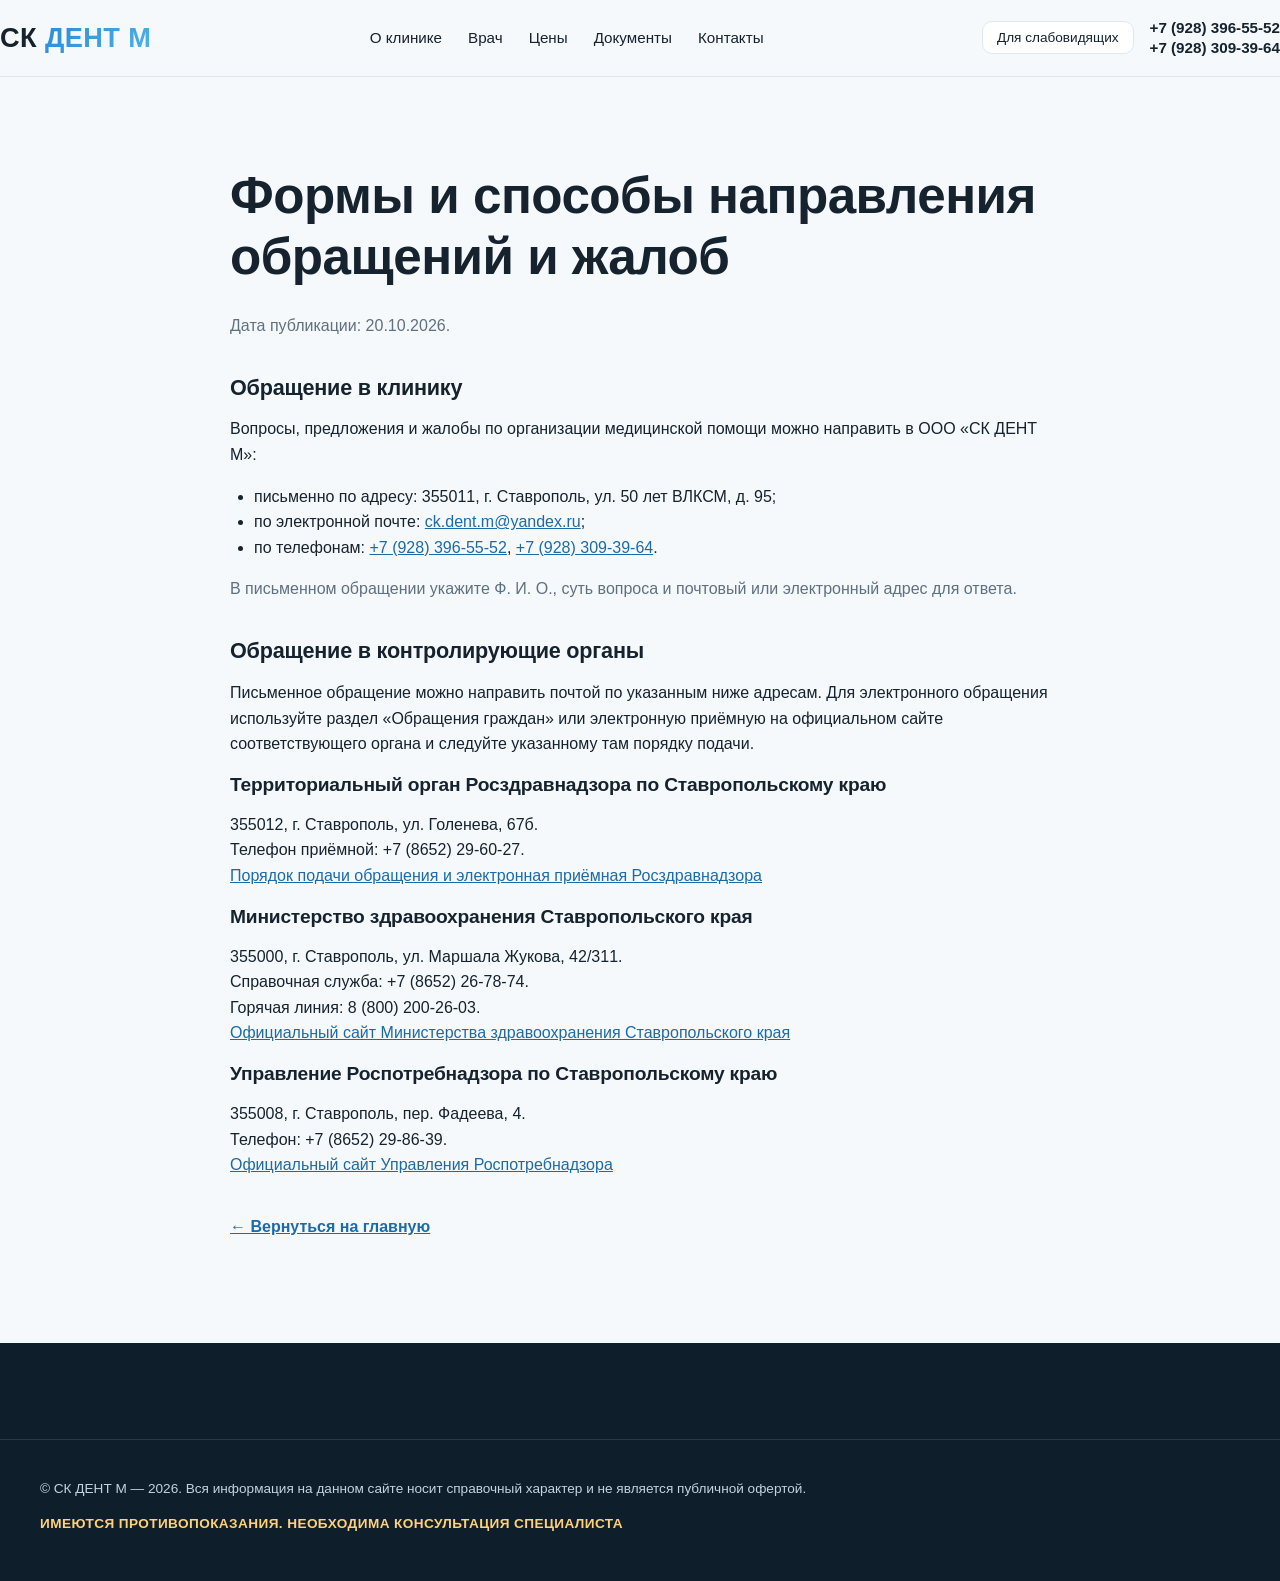
<file: appeal.html>
<!DOCTYPE html>
<html lang="ru">
<head>
<meta charset="UTF-8">
<meta name="viewport" content="width=device-width, initial-scale=1.0">
<title>Обращения и жалобы — СК ДЕНТ М</title>
<meta name="description" content="Формы и способы направления обращений и жалоб в ООО «СК ДЕНТ М» и контролирующие органы.">
<link rel="stylesheet" href="style.css">
</head>
<body>

<header class="site">
  <div class="container nav">
    <a href="index.html" class="logo">СК <span>ДЕНТ М</span></a>
    <nav class="nav-links" aria-label="Основная навигация">
      <a href="index.html#about">О клинике</a>
      <a href="index.html#doctor">Врач</a>
      <a href="index.html#price">Цены</a>
      <a href="index.html#legal">Документы</a>
      <a href="index.html#contacts">Контакты</a>
    </nav>
    <div class="nav-tools">
      <button class="a11y-btn" id="a11yToggle" aria-pressed="false" title="Версия для слабовидящих">Для слабовидящих</button>
      <div class="header-phones">
        <a href="tel:+79283965552">+7 (928) 396-55-52</a>
        <a href="tel:+79283093964">+7 (928) 309-39-64</a>
      </div>
    </div>
  </div>
</header>

<main>
  <section>
    <div class="container policy">
      <h1>Формы и способы направления обращений и жалоб</h1>
      <p class="muted">Дата публикации: 20.10.2026.</p>
      <h2>Обращение в клинику</h2>
      <p>Вопросы, предложения и жалобы по организации медицинской помощи можно направить в ООО «СК ДЕНТ М»:</p>
      <ul>
        <li>письменно по адресу: 355011, г. Ставрополь, ул. 50 лет ВЛКСМ, д. 95;</li>
        <li>по электронной почте: <a href="mailto:ck.dent.m@yandex.ru">ck.dent.m@yandex.ru</a>;</li>
        <li>по телефонам: <a href="tel:+79283965552">+7 (928) 396-55-52</a>, <a href="tel:+79283093964">+7 (928) 309-39-64</a>.</li>
      </ul>
      <p class="muted">В письменном обращении укажите Ф. И. О., суть вопроса и почтовый или электронный адрес для ответа.</p>

      <h2>Обращение в контролирующие органы</h2>
      <p>Письменное обращение можно направить почтой по указанным ниже адресам. Для электронного обращения используйте раздел «Обращения граждан» или электронную приёмную на официальном сайте соответствующего органа и следуйте указанному там порядку подачи.</p>

      <h3>Территориальный орган Росздравнадзора по Ставропольскому краю</h3>
      <p>355012, г. Ставрополь, ул. Голенева, 67б.<br>
      Телефон приёмной: +7 (8652) 29-60-27.<br>
      <a href="https://26reg.roszdravnadzor.gov.ru/feedback/citizens" target="_blank" rel="noopener">Порядок подачи обращения и электронная приёмная Росздравнадзора</a></p>

      <h3>Министерство здравоохранения Ставропольского края</h3>
      <p>355000, г. Ставрополь, ул. Маршала Жукова, 42/311.<br>
      Справочная служба: +7 (8652) 26-78-74.<br>
      Горячая линия: 8 (800) 200-26-03.<br>
      <a href="https://www.mz26.ru" target="_blank" rel="noopener">Официальный сайт Министерства здравоохранения Ставропольского края</a></p>

      <h3>Управление Роспотребнадзора по Ставропольскому краю</h3>
      <p>355008, г. Ставрополь, пер. Фадеева, 4.<br>
      Телефон: +7 (8652) 29-86-39.<br>
      <a href="https://26.rospotrebnadzor.ru/" target="_blank" rel="noopener">Официальный сайт Управления Роспотребнадзора</a></p>

      <p class="back-link"><a href="index.html">← Вернуться на главную</a></p>
    </div>
  </section>
</main>

<footer class="site">
  <div class="container footer-bottom">
    <p>© СК ДЕНТ М — 2026. Вся информация на данном сайте носит справочный характер и не является публичной офертой.</p>
    <p class="warning">ИМЕЮТСЯ ПРОТИВОПОКАЗАНИЯ. НЕОБХОДИМА КОНСУЛЬТАЦИЯ СПЕЦИАЛИСТА</p>
  </div>
</footer>

<script src="script.js"></script>
</body>
</html>
</file>
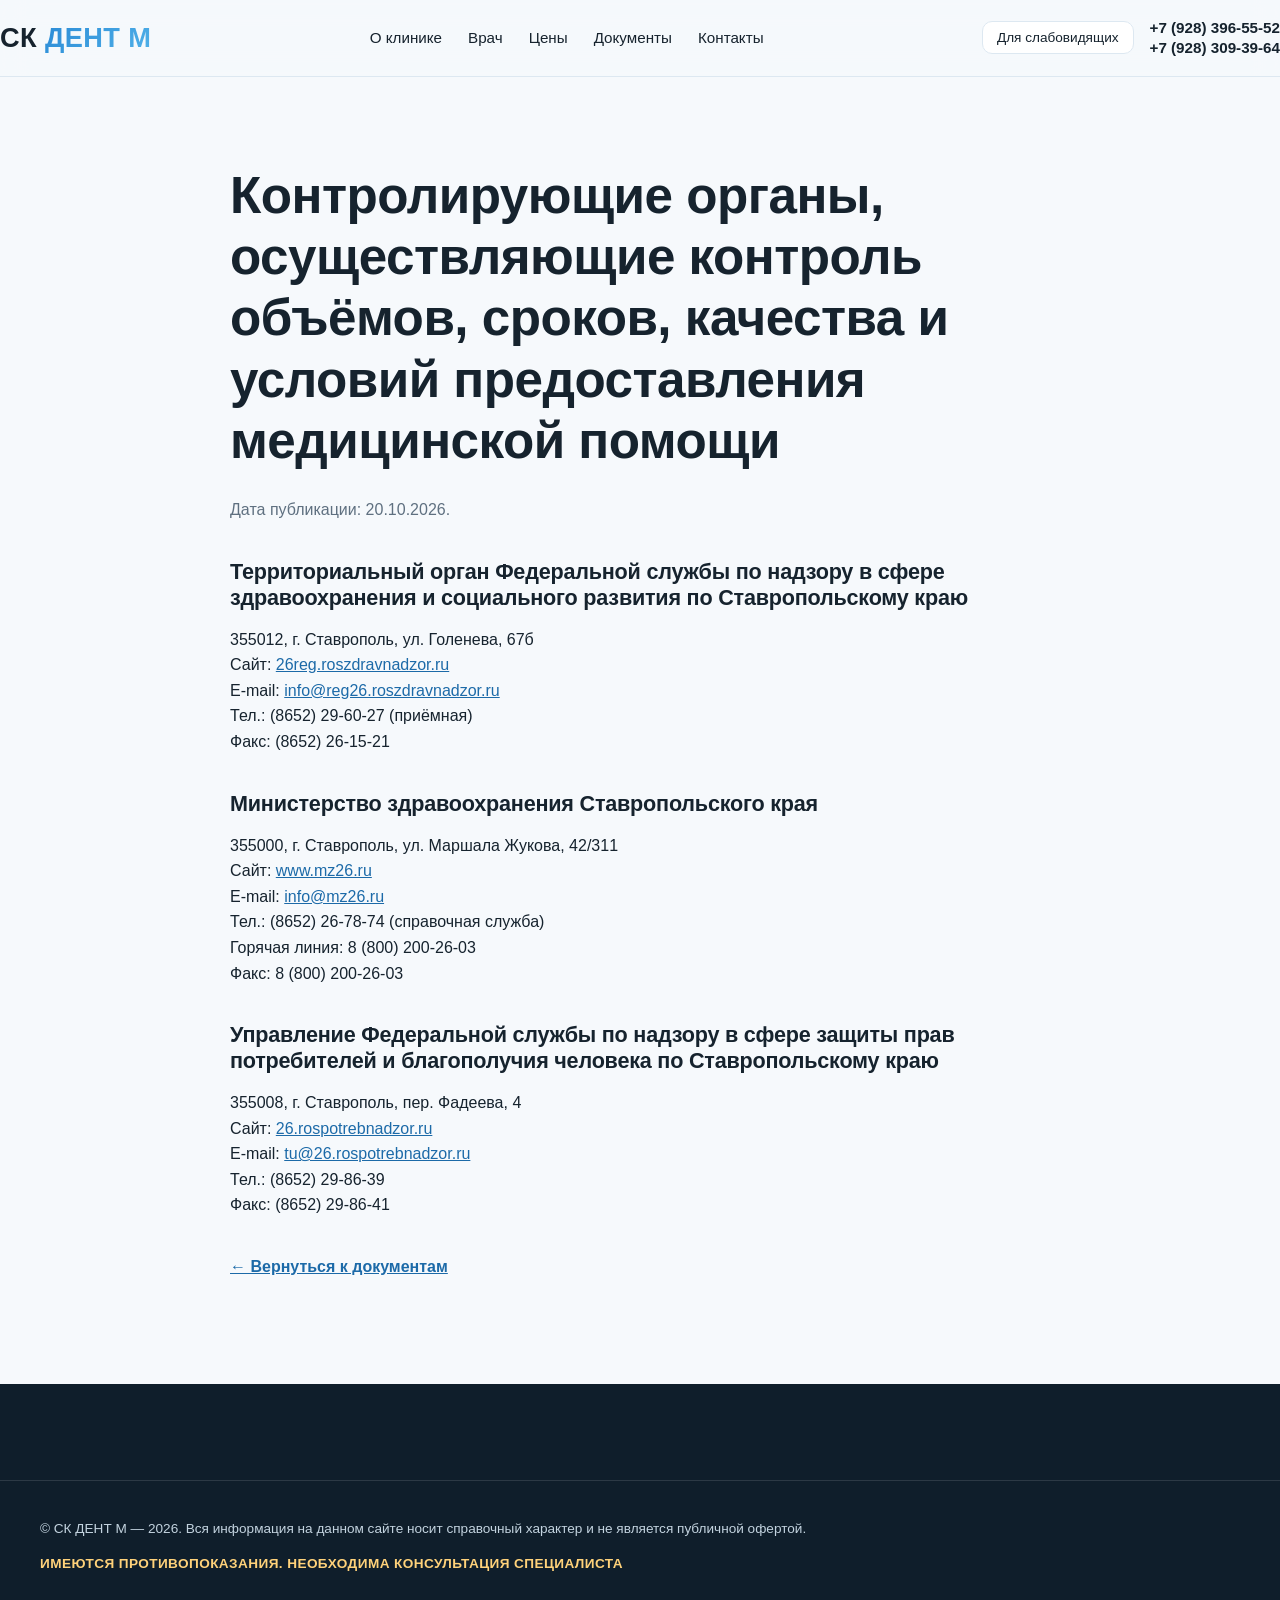
<file: control-organs.html>
<!DOCTYPE html>
<html lang="ru">
<head>
<meta charset="UTF-8">
<meta name="viewport" content="width=device-width, initial-scale=1.0">
<title>Контролирующие органы — СК ДЕНТ М</title>
<meta name="description" content="Контролирующие органы, осуществляющие контроль объёмов, сроков, качества и условий предоставления медицинской помощи.">
<link rel="stylesheet" href="style.css">
</head>
<body>

<header class="site">
  <div class="container nav">
    <a href="index.html" class="logo">СК <span>ДЕНТ М</span></a>
    <nav class="nav-links" aria-label="Основная навигация">
      <a href="index.html#about">О клинике</a>
      <a href="index.html#doctor">Врач</a>
      <a href="index.html#price">Цены</a>
      <a href="index.html#legal">Документы</a>
      <a href="index.html#contacts">Контакты</a>
    </nav>
    <div class="nav-tools">
      <button class="a11y-btn" id="a11yToggle" aria-pressed="false" title="Версия для слабовидящих">Для слабовидящих</button>
      <div class="header-phones">
        <a href="tel:+79283965552">+7 (928) 396-55-52</a>
        <a href="tel:+79283093964">+7 (928) 309-39-64</a>
      </div>
    </div>
  </div>
</header>

<main>
  <section>
    <div class="container policy">
      <h1>Контролирующие органы, осуществляющие контроль объёмов, сроков, качества и условий предоставления медицинской помощи</h1>
      <p class="muted">Дата публикации: 20.10.2026.</p>
      <h2>Территориальный орган Федеральной службы по надзору в сфере здравоохранения и социального развития по Ставропольскому краю</h2>
      <p>355012, г. Ставрополь, ул. Голенева, 67б<br>
      Сайт: <a href="https://26reg.roszdravnadzor.gov.ru" target="_blank" rel="noopener">26reg.roszdravnadzor.ru</a><br>
      E-mail: <a href="mailto:info@reg26.roszdravnadzor.ru">info@reg26.roszdravnadzor.ru</a><br>
      Тел.: (8652) 29-60-27 (приёмная)<br>
      Факс: (8652) 26-15-21</p>

      <h2>Министерство здравоохранения Ставропольского края</h2>
      <p>355000, г. Ставрополь, ул. Маршала Жукова, 42/311<br>
      Сайт: <a href="https://www.mz26.ru" target="_blank" rel="noopener">www.mz26.ru</a><br>
      E-mail: <a href="mailto:info@mz26.ru">info@mz26.ru</a><br>
      Тел.: (8652) 26-78-74 (справочная служба)<br>
      Горячая линия: 8 (800) 200-26-03<br>
      Факс: 8 (800) 200-26-03</p>

      <h2>Управление Федеральной службы по надзору в сфере защиты прав потребителей и благополучия человека по Ставропольскому краю</h2>
      <p>355008, г. Ставрополь, пер. Фадеева, 4<br>
      Сайт: <a href="https://26.rospotrebnadzor.ru" target="_blank" rel="noopener">26.rospotrebnadzor.ru</a><br>
      E-mail: <a href="mailto:tu@26.rospotrebnadzor.ru">tu@26.rospotrebnadzor.ru</a><br>
      Тел.: (8652) 29-86-39<br>
      Факс: (8652) 29-86-41</p>

      <p class="back-link"><a href="index.html#legal">← Вернуться к документам</a></p>
    </div>
  </section>
</main>

<footer class="site">
  <div class="container footer-bottom">
    <p>© СК ДЕНТ М — 2026. Вся информация на данном сайте носит справочный характер и не является публичной офертой.</p>
    <p class="warning">ИМЕЮТСЯ ПРОТИВОПОКАЗАНИЯ. НЕОБХОДИМА КОНСУЛЬТАЦИЯ СПЕЦИАЛИСТА</p>
  </div>
</footer>

<script src="script.js"></script>
</body>
</html>
</file>
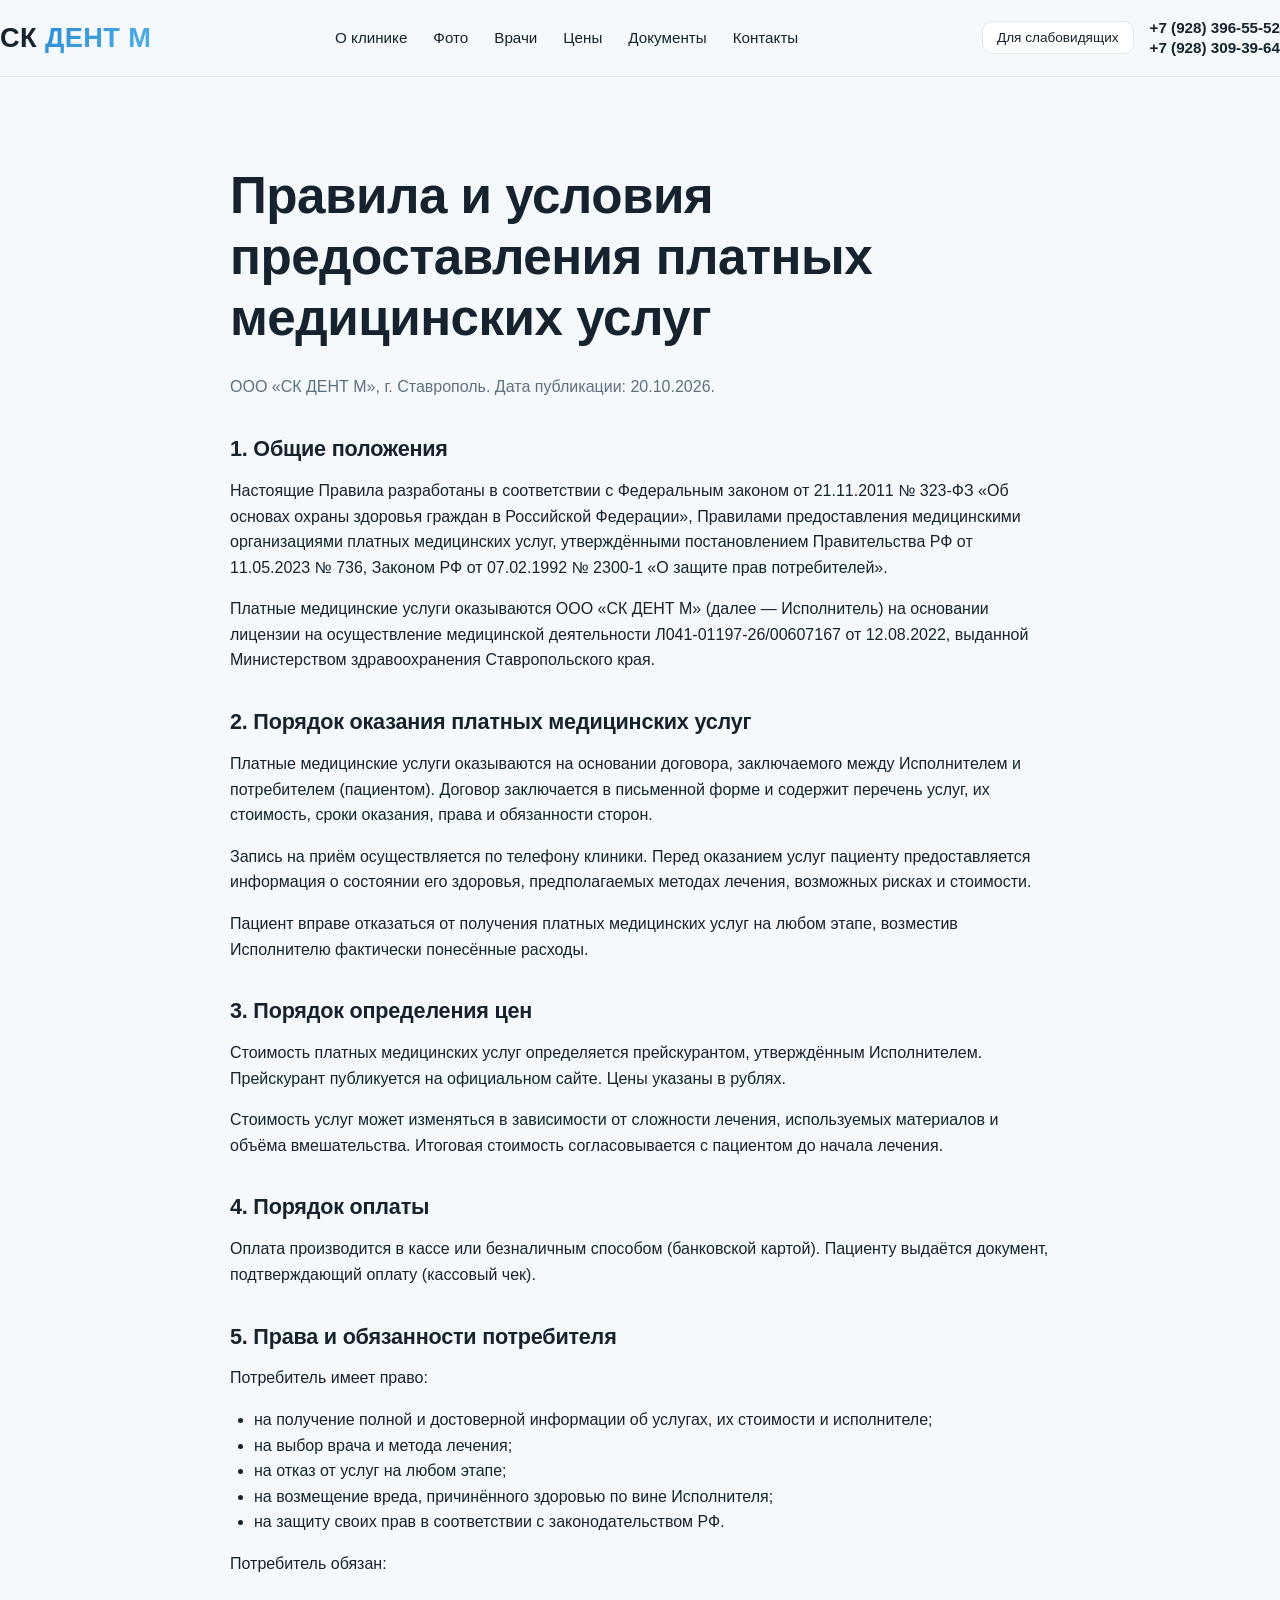
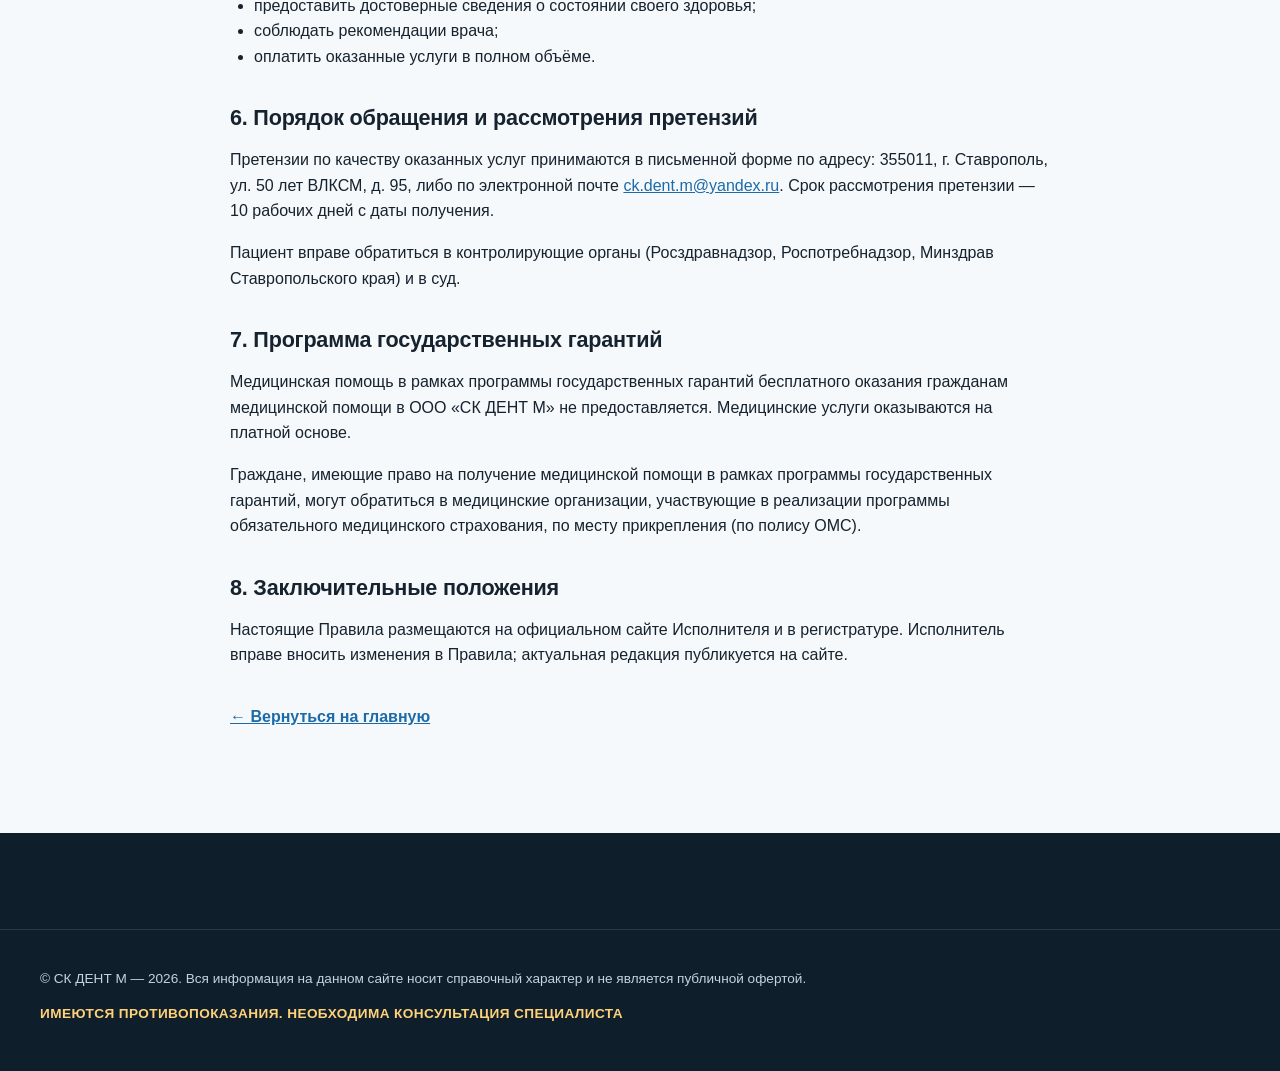
<file: paid-services.html>
<!DOCTYPE html>
<html lang="ru">
<head>
<meta charset="UTF-8">
<meta name="viewport" content="width=device-width, initial-scale=1.0">
<title>Правила оказания платных медицинских услуг — СК ДЕНТ М</title>
<meta name="description" content="Правила и условия предоставления платных медицинских услуг ООО «СК ДЕНТ М».">
<link rel="stylesheet" href="style.css">
</head>
<body>

<header class="site">
  <div class="container nav">
    <a href="index.html" class="logo">СК <span>ДЕНТ М</span></a>
    <nav class="nav-links" aria-label="Основная навигация">
      <a href="index.html#about">О клинике</a>
      <a href="index.html#gallery">Фото</a>
      <a href="index.html#doctors">Врачи</a>
      <a href="index.html#price">Цены</a>
      <a href="index.html#legal">Документы</a>
      <a href="index.html#contacts">Контакты</a>
    </nav>
    <div class="nav-tools">
      <button class="a11y-btn" id="a11yToggle" aria-pressed="false" title="Версия для слабовидящих">Для слабовидящих</button>
      <div class="header-phones">
        <a href="tel:+79283965552">+7 (928) 396-55-52</a>
        <a href="tel:+79283093964">+7 (928) 309-39-64</a>
      </div>
    </div>
  </div>
</header>

<main>
  <section>
    <div class="container policy">
      <h1>Правила и условия предоставления платных медицинских услуг</h1>
      <p class="muted">ООО «СК ДЕНТ М», г. Ставрополь. Дата публикации: 20.10.2026.</p>

      <h2>1. Общие положения</h2>
      <p>Настоящие Правила разработаны в соответствии с Федеральным законом от 21.11.2011 № 323-ФЗ «Об основах охраны здоровья граждан в Российской Федерации», Правилами предоставления медицинскими организациями платных медицинских услуг, утверждёнными постановлением Правительства РФ от 11.05.2023 № 736, Законом РФ от 07.02.1992 № 2300-1 «О защите прав потребителей».</p>
      <p>Платные медицинские услуги оказываются ООО «СК ДЕНТ М» (далее — Исполнитель) на основании лицензии на осуществление медицинской деятельности Л041-01197-26/00607167 от 12.08.2022, выданной Министерством здравоохранения Ставропольского края.</p>

      <h2>2. Порядок оказания платных медицинских услуг</h2>
      <p>Платные медицинские услуги оказываются на основании договора, заключаемого между Исполнителем и потребителем (пациентом). Договор заключается в письменной форме и содержит перечень услуг, их стоимость, сроки оказания, права и обязанности сторон.</p>
      <p>Запись на приём осуществляется по телефону клиники. Перед оказанием услуг пациенту предоставляется информация о состоянии его здоровья, предполагаемых методах лечения, возможных рисках и стоимости.</p>
      <p>Пациент вправе отказаться от получения платных медицинских услуг на любом этапе, возместив Исполнителю фактически понесённые расходы.</p>

      <h2>3. Порядок определения цен</h2>
      <p>Стоимость платных медицинских услуг определяется прейскурантом, утверждённым Исполнителем. Прейскурант публикуется на официальном сайте. Цены указаны в рублях.</p>
      <p>Стоимость услуг может изменяться в зависимости от сложности лечения, используемых материалов и объёма вмешательства. Итоговая стоимость согласовывается с пациентом до начала лечения.</p>

      <h2>4. Порядок оплаты</h2>
      <p>Оплата производится в кассе или безналичным способом (банковской картой). Пациенту выдаётся документ, подтверждающий оплату (кассовый чек).</p>

      <h2>5. Права и обязанности потребителя</h2>
      <p>Потребитель имеет право:</p>
      <ul>
        <li>на получение полной и достоверной информации об услугах, их стоимости и исполнителе;</li>
        <li>на выбор врача и метода лечения;</li>
        <li>на отказ от услуг на любом этапе;</li>
        <li>на возмещение вреда, причинённого здоровью по вине Исполнителя;</li>
        <li>на защиту своих прав в соответствии с законодательством РФ.</li>
      </ul>
      <p>Потребитель обязан:</p>
      <ul>
        <li>предоставить достоверные сведения о состоянии своего здоровья;</li>
        <li>соблюдать рекомендации врача;</li>
        <li>оплатить оказанные услуги в полном объёме.</li>
      </ul>

      <h2>6. Порядок обращения и рассмотрения претензий</h2>
      <p>Претензии по качеству оказанных услуг принимаются в письменной форме по адресу: 355011, г. Ставрополь, ул. 50 лет ВЛКСМ, д. 95, либо по электронной почте <a href="mailto:ck.dent.m@yandex.ru">ck.dent.m@yandex.ru</a>. Срок рассмотрения претензии — 10 рабочих дней с даты получения.</p>
      <p>Пациент вправе обратиться в контролирующие органы (Росздравнадзор, Роспотребнадзор, Минздрав Ставропольского края) и в суд.</p>

      <h2>7. Программа государственных гарантий</h2>
      <p>Медицинская помощь в рамках программы государственных гарантий бесплатного оказания гражданам медицинской помощи в ООО «СК ДЕНТ М» не предоставляется. Медицинские услуги оказываются на платной основе.</p>
      <p>Граждане, имеющие право на получение медицинской помощи в рамках программы государственных гарантий, могут обратиться в медицинские организации, участвующие в реализации программы обязательного медицинского страхования, по месту прикрепления (по полису ОМС).</p>

      <h2>8. Заключительные положения</h2>
      <p>Настоящие Правила размещаются на официальном сайте Исполнителя и в регистратуре. Исполнитель вправе вносить изменения в Правила; актуальная редакция публикуется на сайте.</p>

      <p class="back-link"><a href="index.html">← Вернуться на главную</a></p>
    </div>
  </section>
</main>

<footer class="site">
  <div class="container footer-bottom">
    <p>© СК ДЕНТ М — 2026. Вся информация на данном сайте носит справочный характер и не является публичной офертой.</p>
    <p class="warning">ИМЕЮТСЯ ПРОТИВОПОКАЗАНИЯ. НЕОБХОДИМА КОНСУЛЬТАЦИЯ СПЕЦИАЛИСТА</p>
  </div>
</footer>

<script src="script.js"></script>
</body>
</html>
</file>
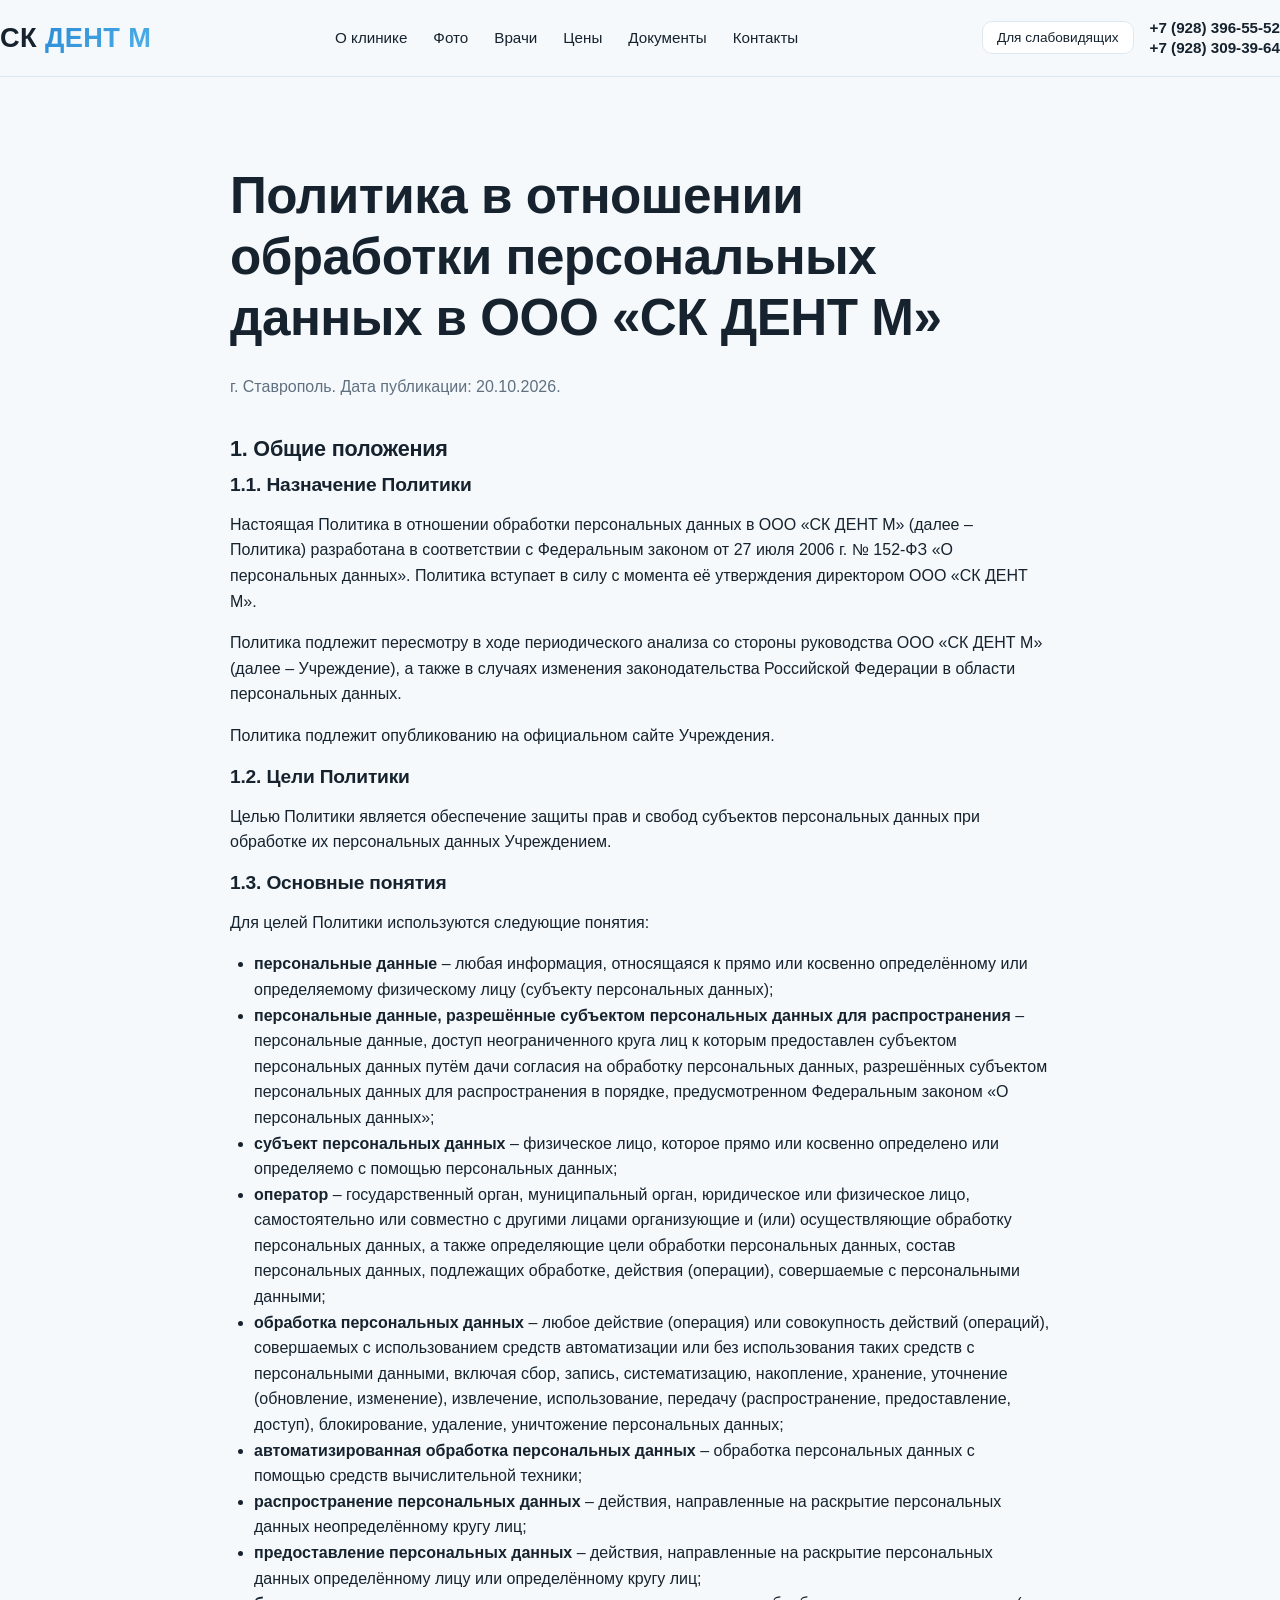
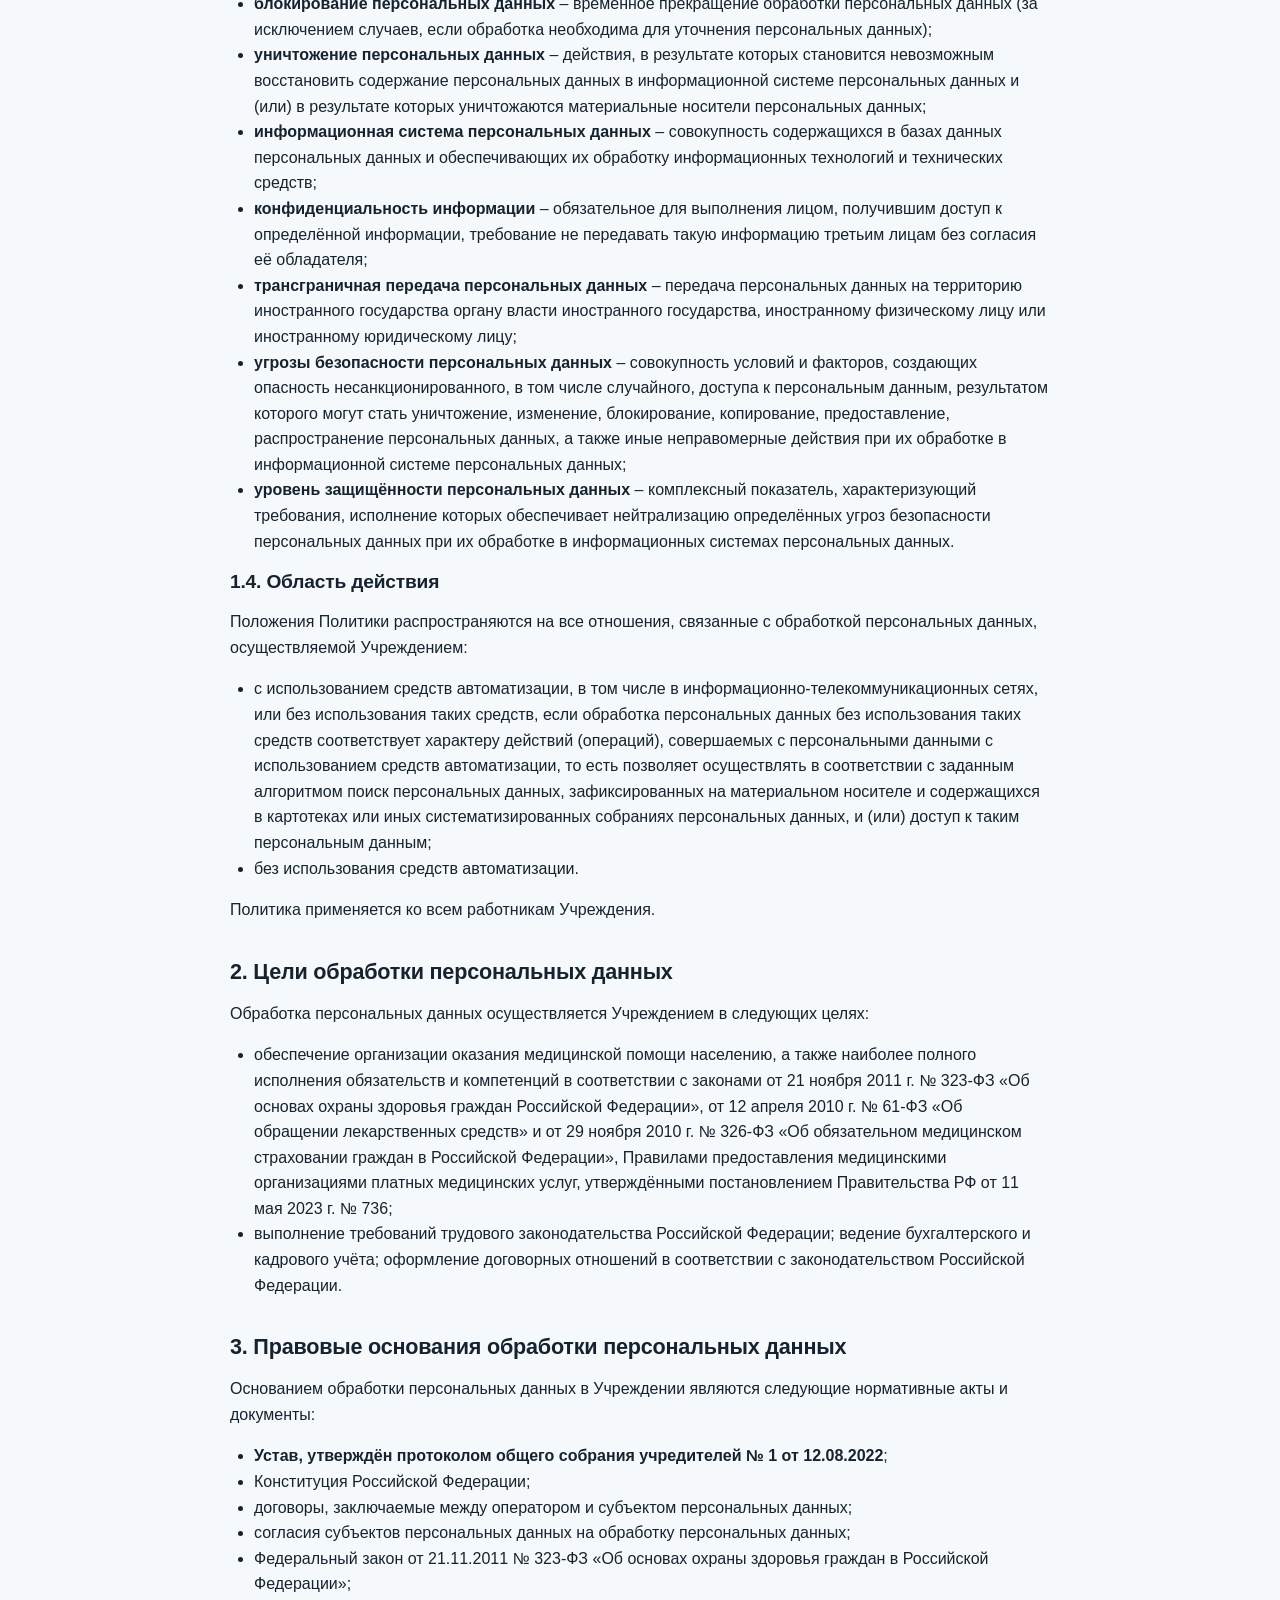
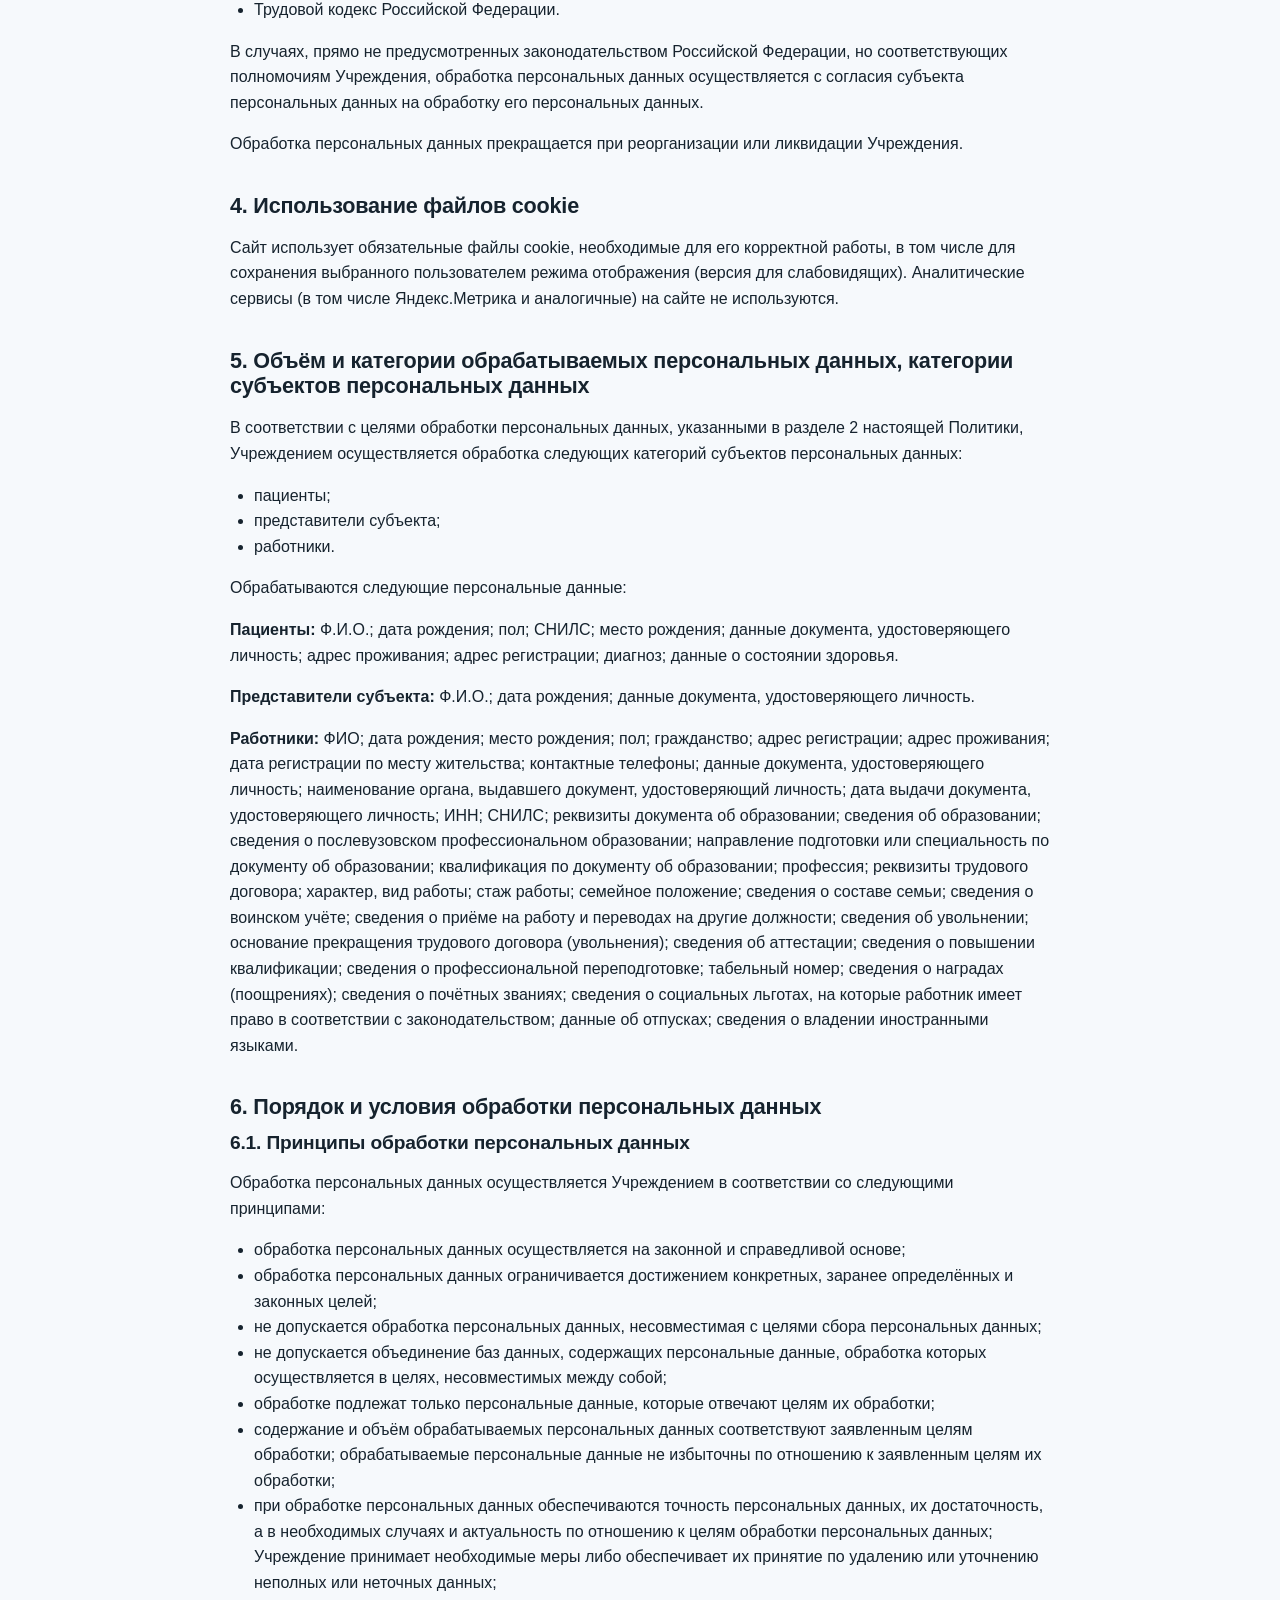
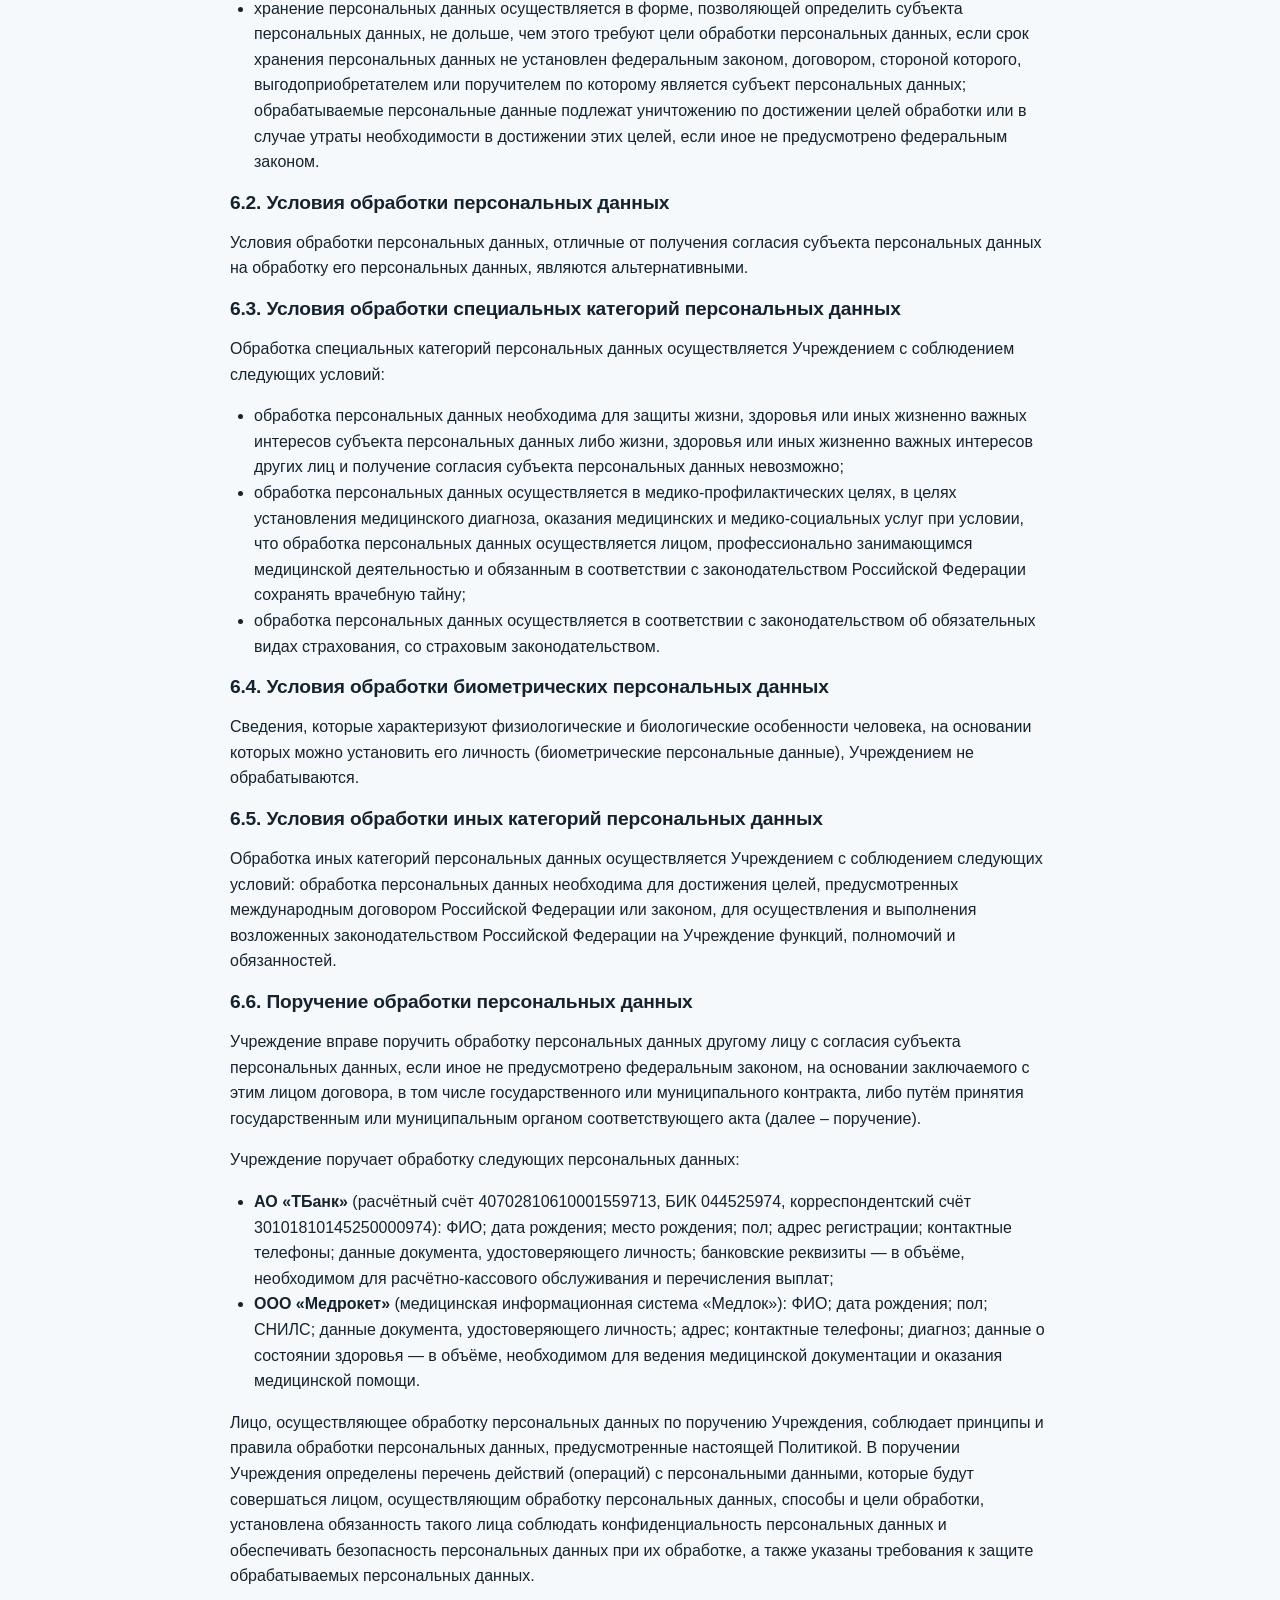
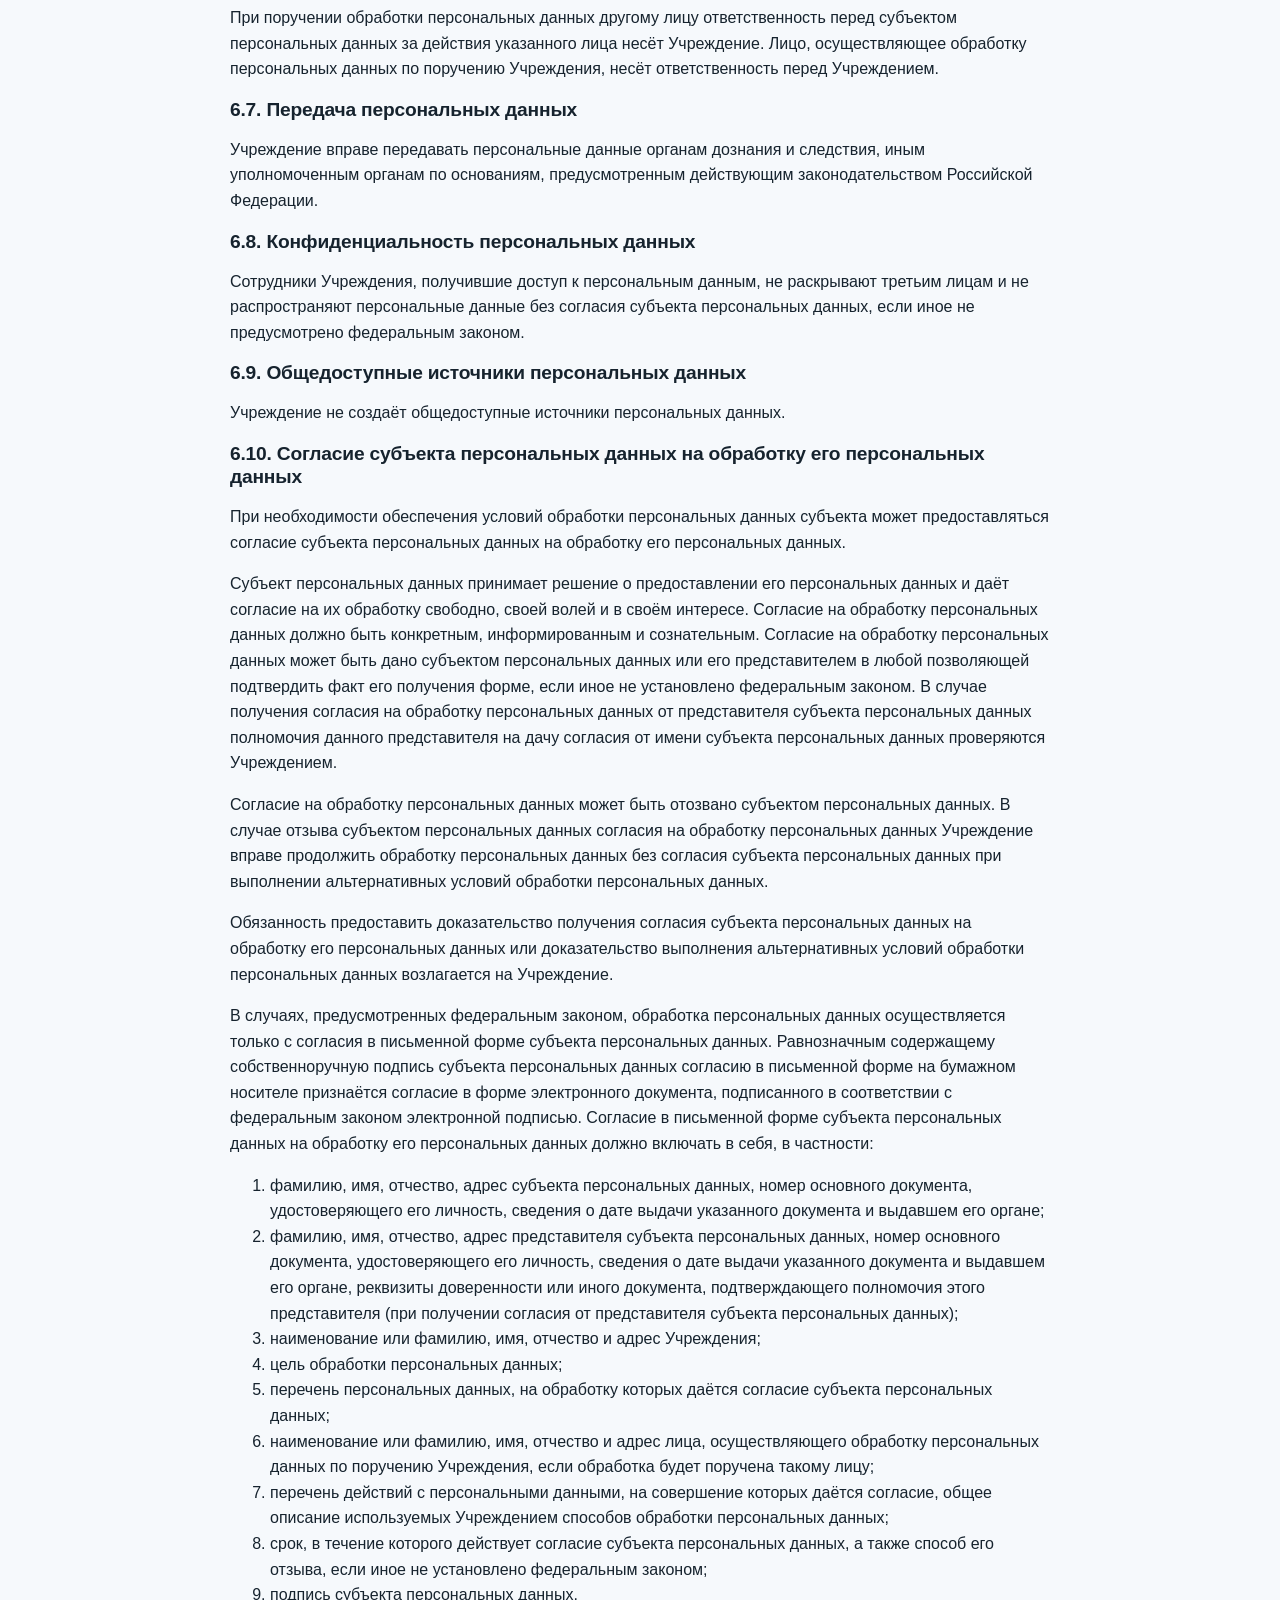
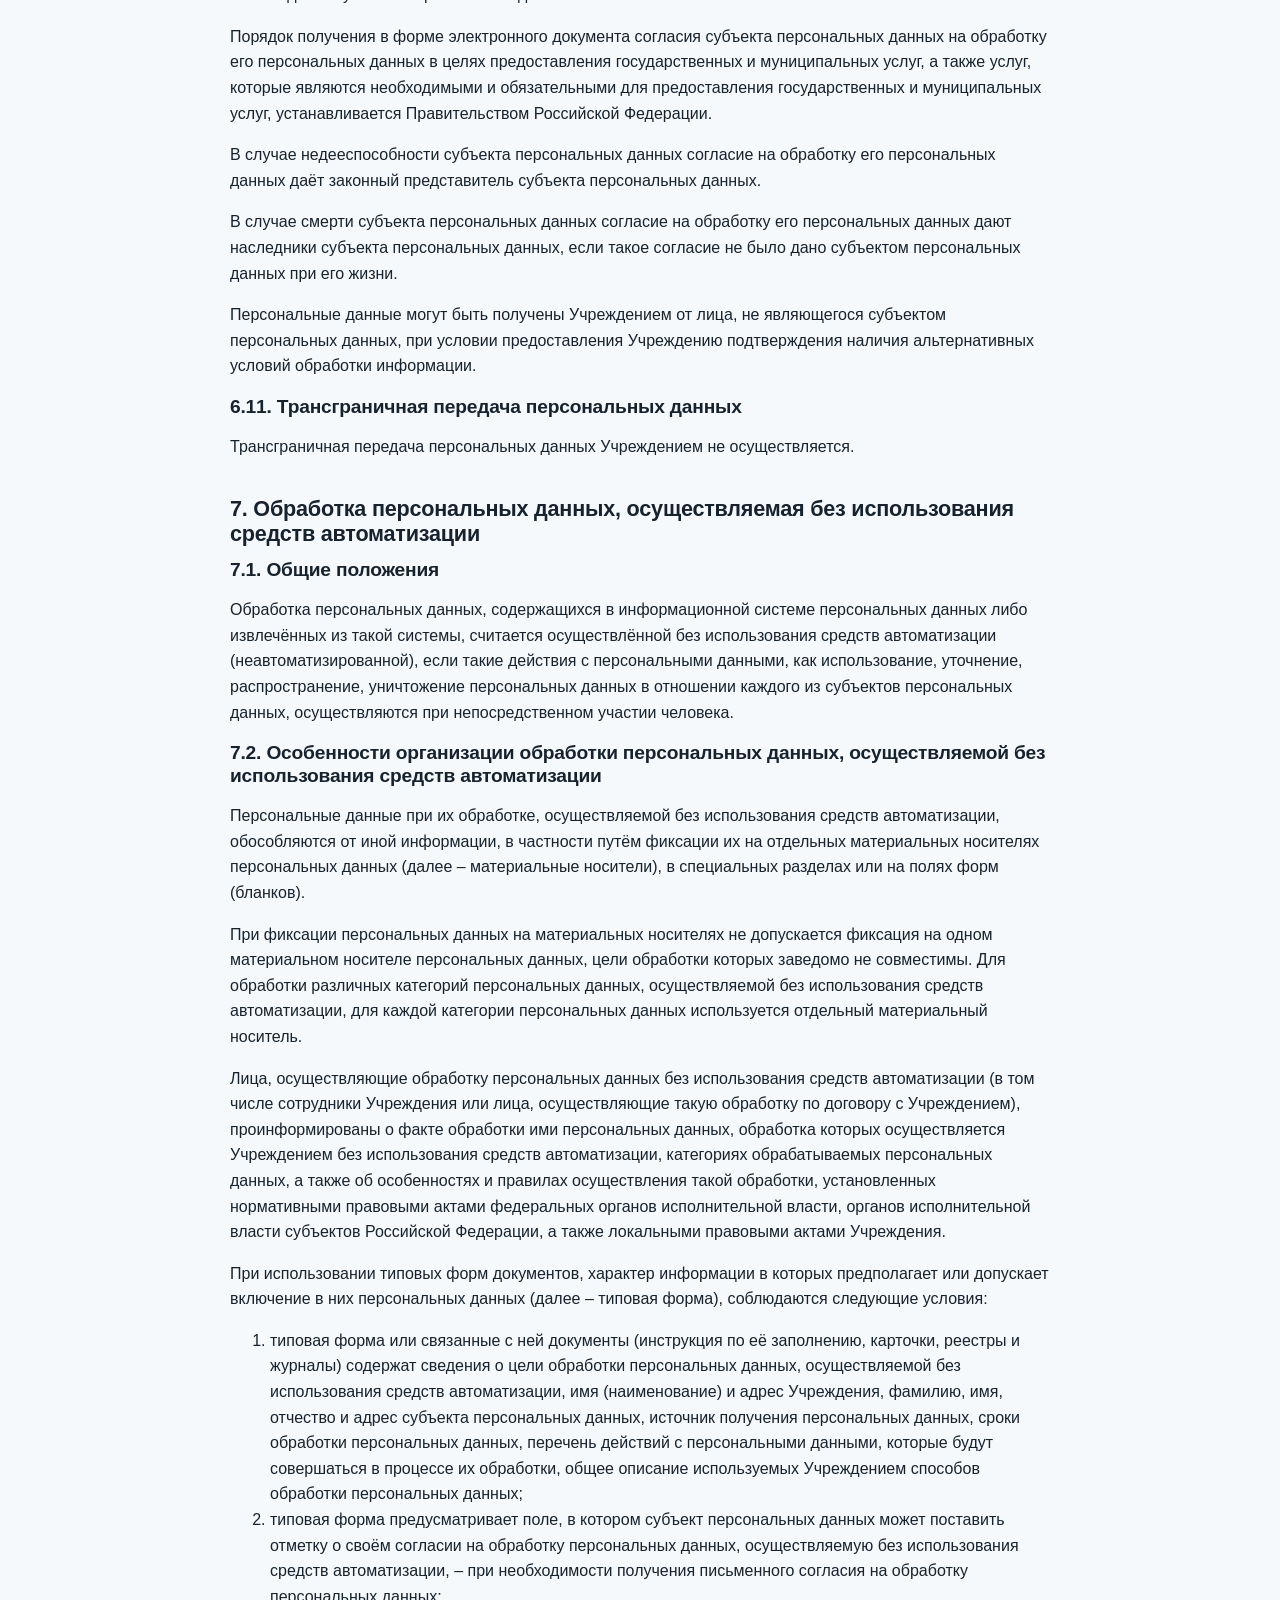
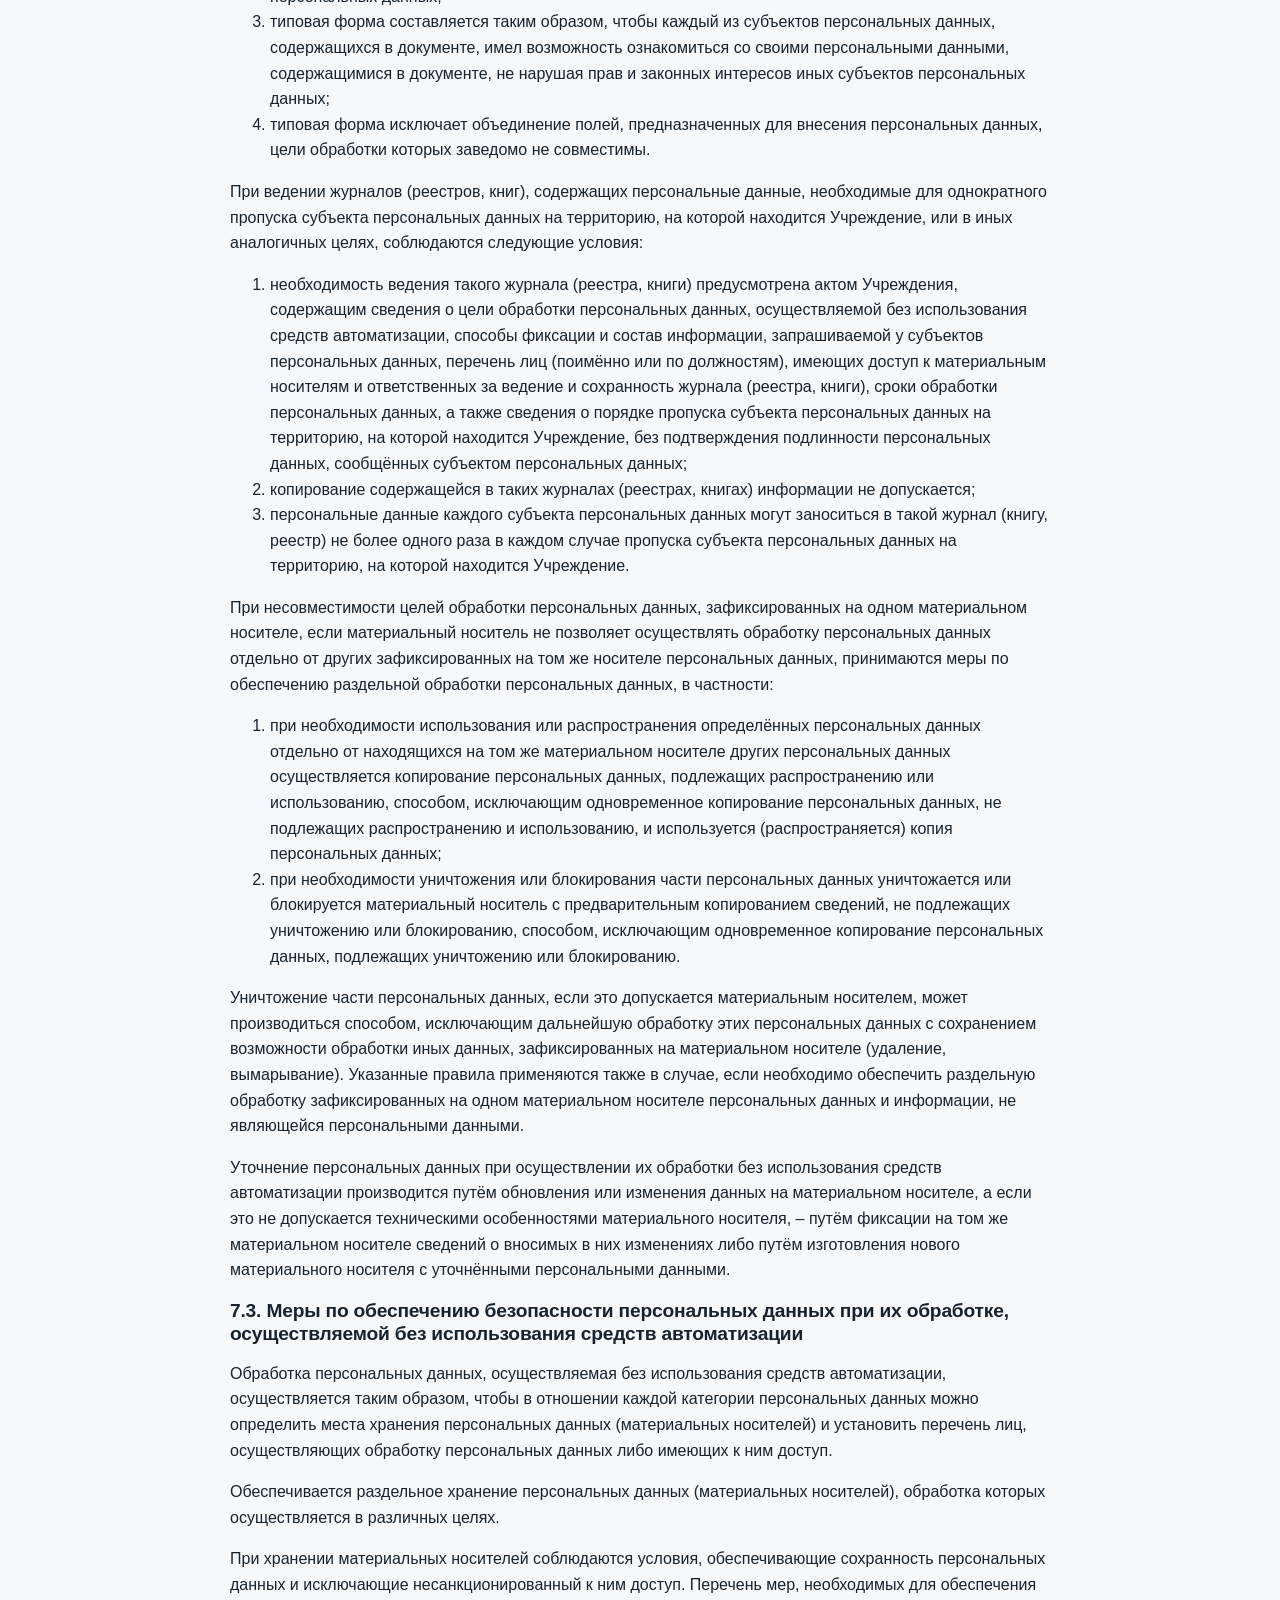
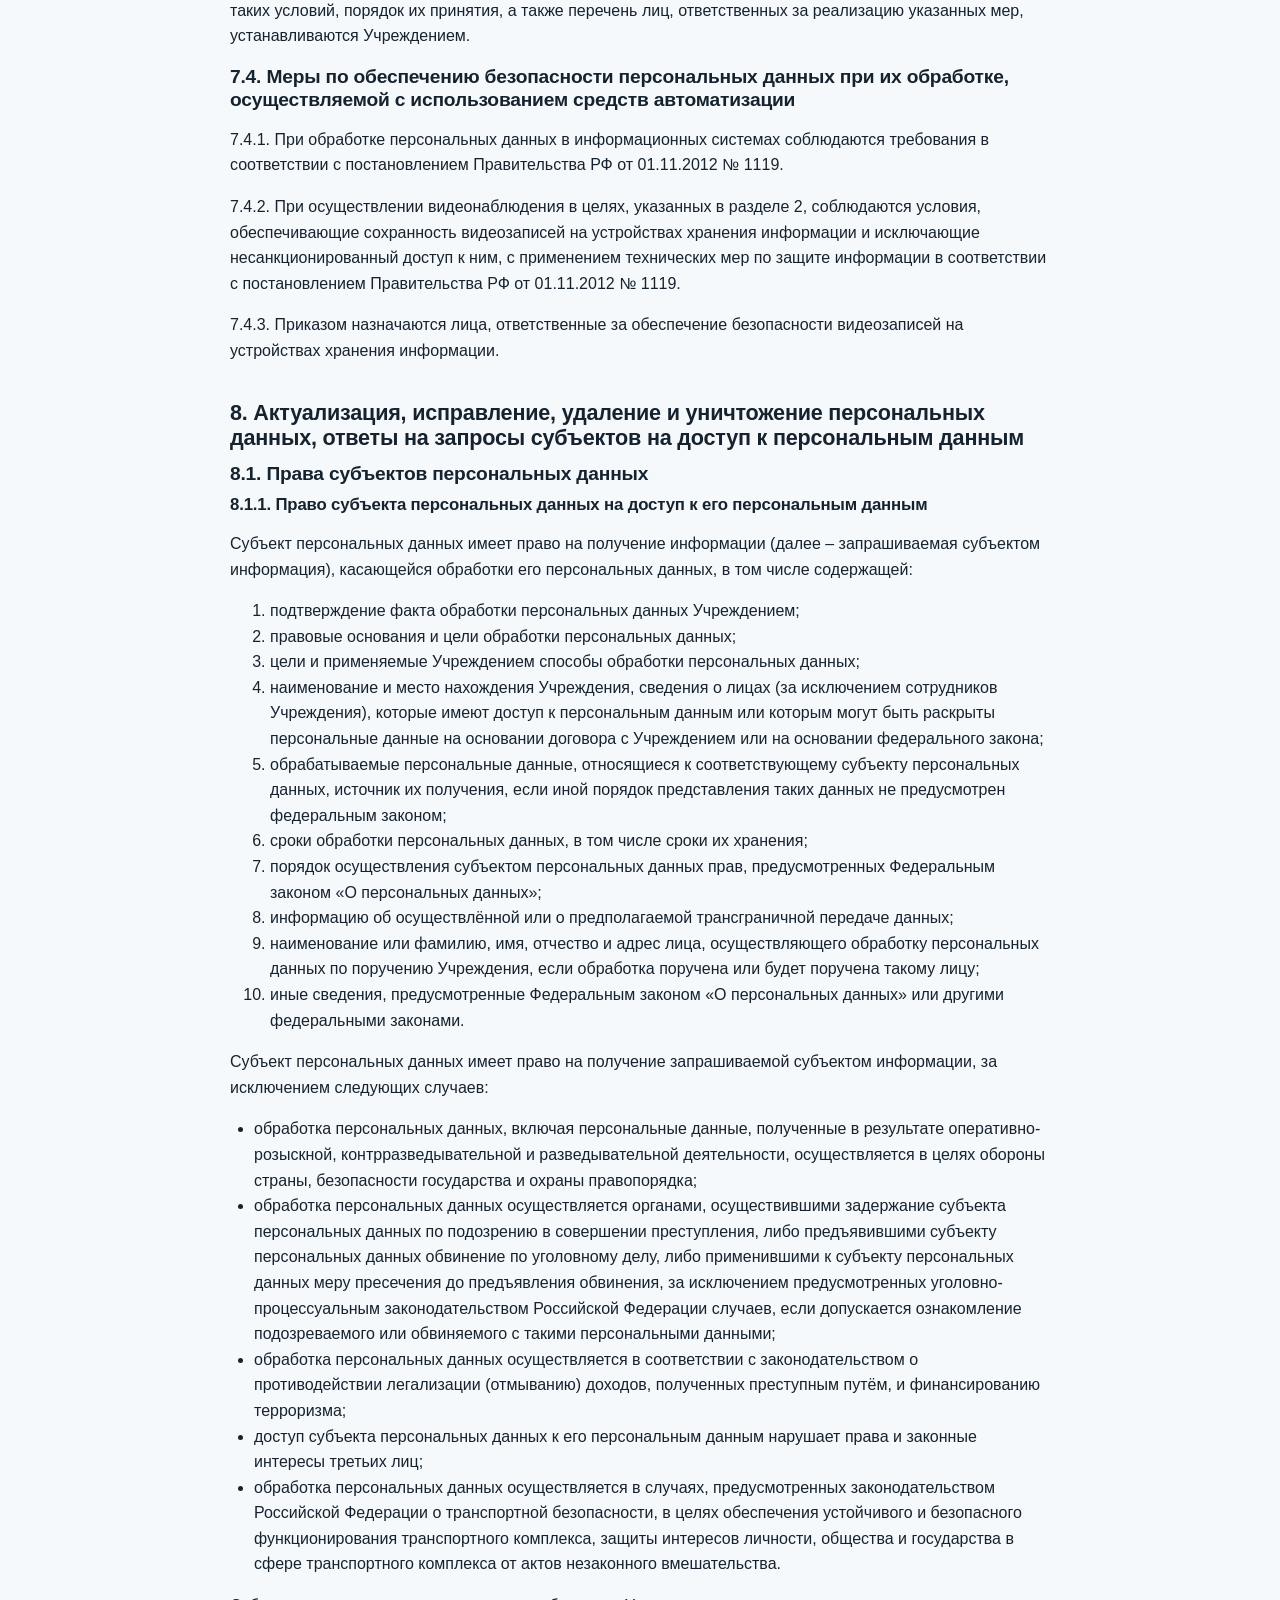
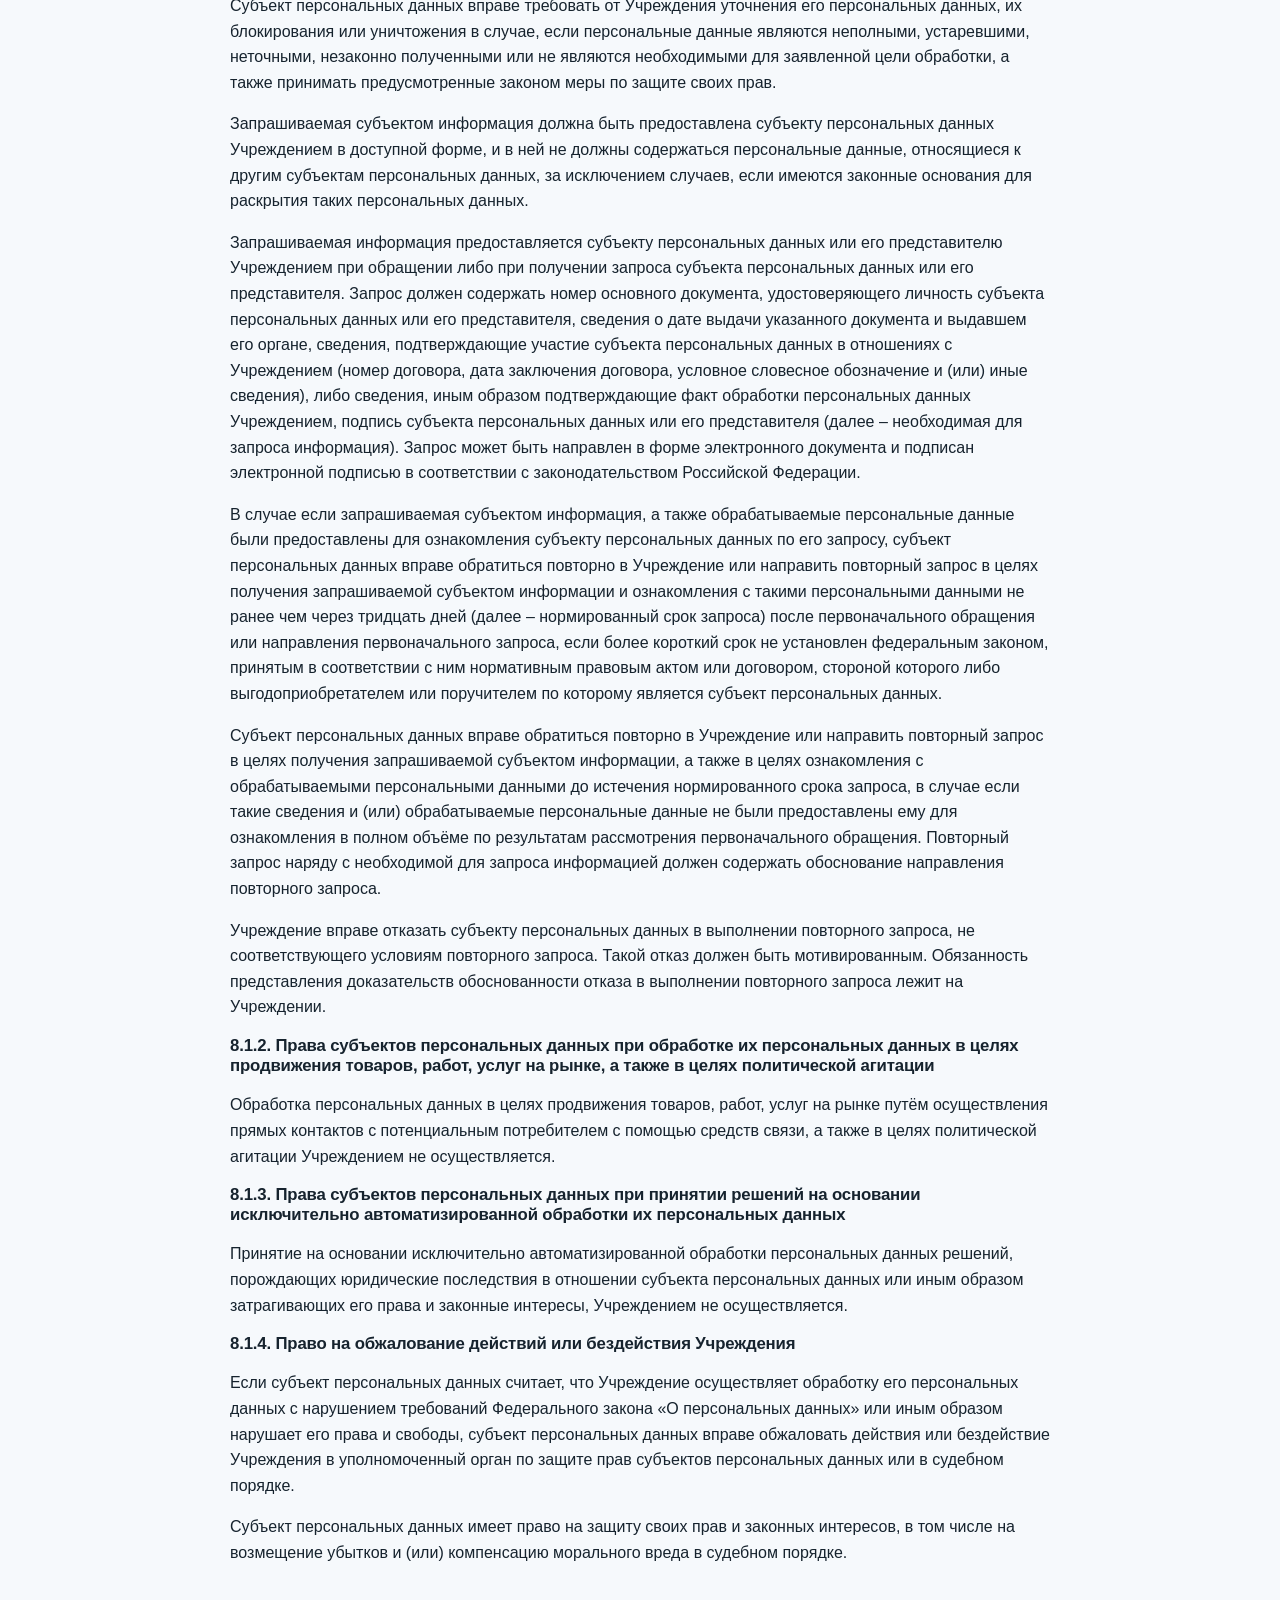
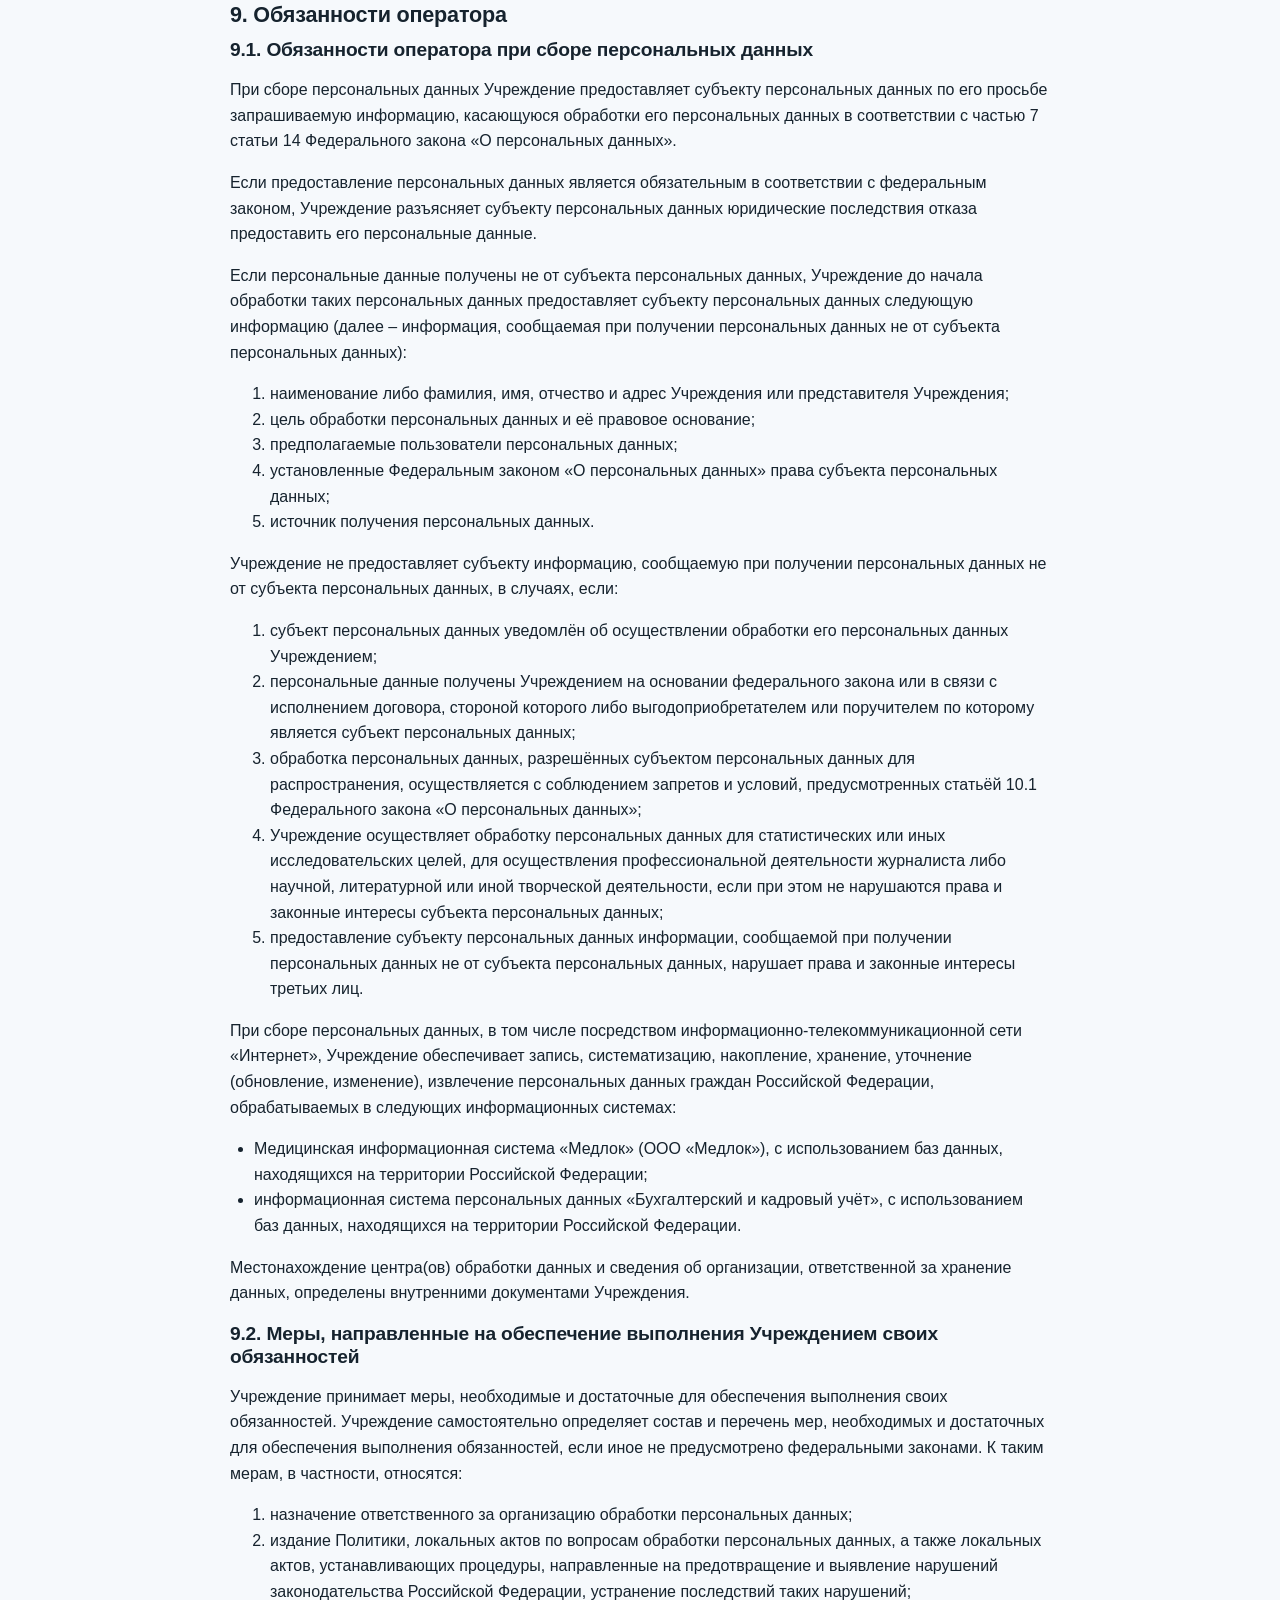
<file: policy.html>
<!DOCTYPE html>
<html lang="ru">
<head>
<meta charset="UTF-8">
<meta name="viewport" content="width=device-width, initial-scale=1.0">
<title>Политика обработки персональных данных — СК ДЕНТ М</title>
<meta name="description" content="Политика в отношении обработки персональных данных ООО «СК ДЕНТ М».">
<link rel="stylesheet" href="style.css">
</head>
<body>

<header class="site">
  <div class="container nav">
    <a href="index.html" class="logo">СК <span>ДЕНТ М</span></a>
    <nav class="nav-links" aria-label="Основная навигация">
      <a href="index.html#about">О клинике</a>
      <a href="index.html#gallery">Фото</a>
      <a href="index.html#doctors">Врачи</a>
      <a href="index.html#price">Цены</a>
      <a href="index.html#legal">Документы</a>
      <a href="index.html#contacts">Контакты</a>
    </nav>
    <div class="nav-tools">
      <button class="a11y-btn" id="a11yToggle" aria-pressed="false" title="Версия для слабовидящих">Для слабовидящих</button>
      <div class="header-phones">
        <a href="tel:+79283965552">+7 (928) 396-55-52</a>
        <a href="tel:+79283093964">+7 (928) 309-39-64</a>
      </div>
    </div>
  </div>
</header>

<main>
  <section>
    <div class="container policy">
      <h1>Политика в отношении обработки персональных данных в ООО «СК ДЕНТ М»</h1>
      <p class="muted">г. Ставрополь. Дата публикации: 20.10.2026.</p>

      <h2>1. Общие положения</h2>
      <h3>1.1. Назначение Политики</h3>
      <p>Настоящая Политика в отношении обработки персональных данных в ООО «СК ДЕНТ М» (далее – Политика) разработана в соответствии с Федеральным законом от 27 июля 2006 г. № 152-ФЗ «О персональных данных». Политика вступает в силу с момента её утверждения директором ООО «СК ДЕНТ М».</p>
      <p>Политика подлежит пересмотру в ходе периодического анализа со стороны руководства ООО «СК ДЕНТ М» (далее – Учреждение), а также в случаях изменения законодательства Российской Федерации в области персональных данных.</p>
      <p>Политика подлежит опубликованию на официальном сайте Учреждения.</p>

      <h3>1.2. Цели Политики</h3>
      <p>Целью Политики является обеспечение защиты прав и свобод субъектов персональных данных при обработке их персональных данных Учреждением.</p>

      <h3>1.3. Основные понятия</h3>
      <p>Для целей Политики используются следующие понятия:</p>
      <ul>
        <li><strong>персональные данные</strong> – любая информация, относящаяся к прямо или косвенно определённому или определяемому физическому лицу (субъекту персональных данных);</li>
        <li><strong>персональные данные, разрешённые субъектом персональных данных для распространения</strong> – персональные данные, доступ неограниченного круга лиц к которым предоставлен субъектом персональных данных путём дачи согласия на обработку персональных данных, разрешённых субъектом персональных данных для распространения в порядке, предусмотренном Федеральным законом «О персональных данных»;</li>
        <li><strong>субъект персональных данных</strong> – физическое лицо, которое прямо или косвенно определено или определяемо с помощью персональных данных;</li>
        <li><strong>оператор</strong> – государственный орган, муниципальный орган, юридическое или физическое лицо, самостоятельно или совместно с другими лицами организующие и (или) осуществляющие обработку персональных данных, а также определяющие цели обработки персональных данных, состав персональных данных, подлежащих обработке, действия (операции), совершаемые с персональными данными;</li>
        <li><strong>обработка персональных данных</strong> – любое действие (операция) или совокупность действий (операций), совершаемых с использованием средств автоматизации или без использования таких средств с персональными данными, включая сбор, запись, систематизацию, накопление, хранение, уточнение (обновление, изменение), извлечение, использование, передачу (распространение, предоставление, доступ), блокирование, удаление, уничтожение персональных данных;</li>
        <li><strong>автоматизированная обработка персональных данных</strong> – обработка персональных данных с помощью средств вычислительной техники;</li>
        <li><strong>распространение персональных данных</strong> – действия, направленные на раскрытие персональных данных неопределённому кругу лиц;</li>
        <li><strong>предоставление персональных данных</strong> – действия, направленные на раскрытие персональных данных определённому лицу или определённому кругу лиц;</li>
        <li><strong>блокирование персональных данных</strong> – временное прекращение обработки персональных данных (за исключением случаев, если обработка необходима для уточнения персональных данных);</li>
        <li><strong>уничтожение персональных данных</strong> – действия, в результате которых становится невозможным восстановить содержание персональных данных в информационной системе персональных данных и (или) в результате которых уничтожаются материальные носители персональных данных;</li>
        <li><strong>информационная система персональных данных</strong> – совокупность содержащихся в базах данных персональных данных и обеспечивающих их обработку информационных технологий и технических средств;</li>
        <li><strong>конфиденциальность информации</strong> – обязательное для выполнения лицом, получившим доступ к определённой информации, требование не передавать такую информацию третьим лицам без согласия её обладателя;</li>
        <li><strong>трансграничная передача персональных данных</strong> – передача персональных данных на территорию иностранного государства органу власти иностранного государства, иностранному физическому лицу или иностранному юридическому лицу;</li>
        <li><strong>угрозы безопасности персональных данных</strong> – совокупность условий и факторов, создающих опасность несанкционированного, в том числе случайного, доступа к персональным данным, результатом которого могут стать уничтожение, изменение, блокирование, копирование, предоставление, распространение персональных данных, а также иные неправомерные действия при их обработке в информационной системе персональных данных;</li>
        <li><strong>уровень защищённости персональных данных</strong> – комплексный показатель, характеризующий требования, исполнение которых обеспечивает нейтрализацию определённых угроз безопасности персональных данных при их обработке в информационных системах персональных данных.</li>
      </ul>

      <h3>1.4. Область действия</h3>
      <p>Положения Политики распространяются на все отношения, связанные с обработкой персональных данных, осуществляемой Учреждением:</p>
      <ul>
        <li>с использованием средств автоматизации, в том числе в информационно-телекоммуникационных сетях, или без использования таких средств, если обработка персональных данных без использования таких средств соответствует характеру действий (операций), совершаемых с персональными данными с использованием средств автоматизации, то есть позволяет осуществлять в соответствии с заданным алгоритмом поиск персональных данных, зафиксированных на материальном носителе и содержащихся в картотеках или иных систематизированных собраниях персональных данных, и (или) доступ к таким персональным данным;</li>
        <li>без использования средств автоматизации.</li>
      </ul>
      <p>Политика применяется ко всем работникам Учреждения.</p>

      <h2>2. Цели обработки персональных данных</h2>
      <p>Обработка персональных данных осуществляется Учреждением в следующих целях:</p>
      <ul>
        <li>обеспечение организации оказания медицинской помощи населению, а также наиболее полного исполнения обязательств и компетенций в соответствии с законами от 21 ноября 2011 г. № 323-ФЗ «Об основах охраны здоровья граждан Российской Федерации», от 12 апреля 2010 г. № 61-ФЗ «Об обращении лекарственных средств» и от 29 ноября 2010 г. № 326-ФЗ «Об обязательном медицинском страховании граждан в Российской Федерации», Правилами предоставления медицинскими организациями платных медицинских услуг, утверждёнными постановлением Правительства РФ от 11 мая 2023 г. № 736;</li>
        <li>выполнение требований трудового законодательства Российской Федерации; ведение бухгалтерского и кадрового учёта; оформление договорных отношений в соответствии с законодательством Российской Федерации.</li>
      </ul>

      <h2>3. Правовые основания обработки персональных данных</h2>
      <p>Основанием обработки персональных данных в Учреждении являются следующие нормативные акты и документы:</p>
      <ul>
        <li><strong>Устав, утверждён протоколом общего собрания учредителей № 1 от 12.08.2022</strong>; <!-- ПРОВЕРИТЬ: дата/номер устава --></li>
        <li>Конституция Российской Федерации;</li>
        <li>договоры, заключаемые между оператором и субъектом персональных данных;</li>
        <li>согласия субъектов персональных данных на обработку персональных данных;</li>
        <li>Федеральный закон от 21.11.2011 № 323-ФЗ «Об основах охраны здоровья граждан в Российской Федерации»;</li>
        <li>Трудовой кодекс Российской Федерации.</li>
      </ul>
      <p>В случаях, прямо не предусмотренных законодательством Российской Федерации, но соответствующих полномочиям Учреждения, обработка персональных данных осуществляется с согласия субъекта персональных данных на обработку его персональных данных.</p>
      <p>Обработка персональных данных прекращается при реорганизации или ликвидации Учреждения.</p>

      <h2>4. Использование файлов cookie</h2>
      <p>Сайт использует обязательные файлы cookie, необходимые для его корректной работы, в том числе для сохранения выбранного пользователем режима отображения (версия для слабовидящих). Аналитические сервисы (в том числе Яндекс.Метрика и аналогичные) на сайте не используются.</p>

      <h2>5. Объём и категории обрабатываемых персональных данных, категории субъектов персональных данных</h2>
      <p>В соответствии с целями обработки персональных данных, указанными в разделе 2 настоящей Политики, Учреждением осуществляется обработка следующих категорий субъектов персональных данных:</p>
      <ul><li>пациенты;</li><li>представители субъекта;</li><li>работники.</li></ul>
      <p>Обрабатываются следующие персональные данные:</p>
      <p><strong>Пациенты:</strong> Ф.И.О.; дата рождения; пол; СНИЛС; место рождения; данные документа, удостоверяющего личность; адрес проживания; адрес регистрации; диагноз; данные о состоянии здоровья.</p>
      <p><strong>Представители субъекта:</strong> Ф.И.О.; дата рождения; данные документа, удостоверяющего личность.</p>
      <p><strong>Работники:</strong> ФИО; дата рождения; место рождения; пол; гражданство; адрес регистрации; адрес проживания; дата регистрации по месту жительства; контактные телефоны; данные документа, удостоверяющего личность; наименование органа, выдавшего документ, удостоверяющий личность; дата выдачи документа, удостоверяющего личность; ИНН; СНИЛС; реквизиты документа об образовании; сведения об образовании; сведения о послевузовском профессиональном образовании; направление подготовки или специальность по документу об образовании; квалификация по документу об образовании; профессия; реквизиты трудового договора; характер, вид работы; стаж работы; семейное положение; сведения о составе семьи; сведения о воинском учёте; сведения о приёме на работу и переводах на другие должности; сведения об увольнении; основание прекращения трудового договора (увольнения); сведения об аттестации; сведения о повышении квалификации; сведения о профессиональной переподготовке; табельный номер; сведения о наградах (поощрениях); сведения о почётных званиях; сведения о социальных льготах, на которые работник имеет право в соответствии с законодательством; данные об отпусках; сведения о владении иностранными языками.</p>

      <h2>6. Порядок и условия обработки персональных данных</h2>
      <h3>6.1. Принципы обработки персональных данных</h3>
      <p>Обработка персональных данных осуществляется Учреждением в соответствии со следующими принципами:</p>
      <ul>
        <li>обработка персональных данных осуществляется на законной и справедливой основе;</li>
        <li>обработка персональных данных ограничивается достижением конкретных, заранее определённых и законных целей;</li>
        <li>не допускается обработка персональных данных, несовместимая с целями сбора персональных данных;</li>
        <li>не допускается объединение баз данных, содержащих персональные данные, обработка которых осуществляется в целях, несовместимых между собой;</li>
        <li>обработке подлежат только персональные данные, которые отвечают целям их обработки;</li>
        <li>содержание и объём обрабатываемых персональных данных соответствуют заявленным целям обработки; обрабатываемые персональные данные не избыточны по отношению к заявленным целям их обработки;</li>
        <li>при обработке персональных данных обеспечиваются точность персональных данных, их достаточность, а в необходимых случаях и актуальность по отношению к целям обработки персональных данных; Учреждение принимает необходимые меры либо обеспечивает их принятие по удалению или уточнению неполных или неточных данных;</li>
        <li>хранение персональных данных осуществляется в форме, позволяющей определить субъекта персональных данных, не дольше, чем этого требуют цели обработки персональных данных, если срок хранения персональных данных не установлен федеральным законом, договором, стороной которого, выгодоприобретателем или поручителем по которому является субъект персональных данных; обрабатываемые персональные данные подлежат уничтожению по достижении целей обработки или в случае утраты необходимости в достижении этих целей, если иное не предусмотрено федеральным законом.</li>
      </ul>

      <h3>6.2. Условия обработки персональных данных</h3>
      <p>Условия обработки персональных данных, отличные от получения согласия субъекта персональных данных на обработку его персональных данных, являются альтернативными.</p>

      <h3>6.3. Условия обработки специальных категорий персональных данных</h3>
      <p>Обработка специальных категорий персональных данных осуществляется Учреждением с соблюдением следующих условий:</p>
      <ul>
        <li>обработка персональных данных необходима для защиты жизни, здоровья или иных жизненно важных интересов субъекта персональных данных либо жизни, здоровья или иных жизненно важных интересов других лиц и получение согласия субъекта персональных данных невозможно;</li>
        <li>обработка персональных данных осуществляется в медико-профилактических целях, в целях установления медицинского диагноза, оказания медицинских и медико-социальных услуг при условии, что обработка персональных данных осуществляется лицом, профессионально занимающимся медицинской деятельностью и обязанным в соответствии с законодательством Российской Федерации сохранять врачебную тайну;</li>
        <li>обработка персональных данных осуществляется в соответствии с законодательством об обязательных видах страхования, со страховым законодательством.</li>
      </ul>

      <h3>6.4. Условия обработки биометрических персональных данных</h3>
      <p>Сведения, которые характеризуют физиологические и биологические особенности человека, на основании которых можно установить его личность (биометрические персональные данные), Учреждением не обрабатываются.</p>

      <h3>6.5. Условия обработки иных категорий персональных данных</h3>
      <p>Обработка иных категорий персональных данных осуществляется Учреждением с соблюдением следующих условий: обработка персональных данных необходима для достижения целей, предусмотренных международным договором Российской Федерации или законом, для осуществления и выполнения возложенных законодательством Российской Федерации на Учреждение функций, полномочий и обязанностей.</p>

      <h3>6.6. Поручение обработки персональных данных</h3>
      <p>Учреждение вправе поручить обработку персональных данных другому лицу с согласия субъекта персональных данных, если иное не предусмотрено федеральным законом, на основании заключаемого с этим лицом договора, в том числе государственного или муниципального контракта, либо путём принятия государственным или муниципальным органом соответствующего акта (далее – поручение).</p>
      <p>Учреждение поручает обработку следующих персональных данных:</p>
      <ul>
        <li><strong>АО «ТБанк»</strong> (расчётный счёт 40702810610001559713, БИК 044525974, корреспондентский счёт 30101810145250000974): ФИО; дата рождения; место рождения; пол; адрес регистрации; контактные телефоны; данные документа, удостоверяющего личность; банковские реквизиты — в объёме, необходимом для расчётно-кассового обслуживания и перечисления выплат;</li>
        <li><strong>ООО «Медрокет»</strong> (медицинская информационная система «Медлок»): ФИО; дата рождения; пол; СНИЛС; данные документа, удостоверяющего личность; адрес; контактные телефоны; диагноз; данные о состоянии здоровья — в объёме, необходимом для ведения медицинской документации и оказания медицинской помощи.</li>
      </ul>
      <p>Лицо, осуществляющее обработку персональных данных по поручению Учреждения, соблюдает принципы и правила обработки персональных данных, предусмотренные настоящей Политикой. В поручении Учреждения определены перечень действий (операций) с персональными данными, которые будут совершаться лицом, осуществляющим обработку персональных данных, способы и цели обработки, установлена обязанность такого лица соблюдать конфиденциальность персональных данных и обеспечивать безопасность персональных данных при их обработке, а также указаны требования к защите обрабатываемых персональных данных.</p>
      <p>При поручении обработки персональных данных другому лицу ответственность перед субъектом персональных данных за действия указанного лица несёт Учреждение. Лицо, осуществляющее обработку персональных данных по поручению Учреждения, несёт ответственность перед Учреждением.</p>

      <h3>6.7. Передача персональных данных</h3>
      <p>Учреждение вправе передавать персональные данные органам дознания и следствия, иным уполномоченным органам по основаниям, предусмотренным действующим законодательством Российской Федерации.</p>

      <h3>6.8. Конфиденциальность персональных данных</h3>
      <p>Сотрудники Учреждения, получившие доступ к персональным данным, не раскрывают третьим лицам и не распространяют персональные данные без согласия субъекта персональных данных, если иное не предусмотрено федеральным законом.</p>

      <h3>6.9. Общедоступные источники персональных данных</h3>
      <p>Учреждение не создаёт общедоступные источники персональных данных.</p>

      <h3>6.10. Согласие субъекта персональных данных на обработку его персональных данных</h3>
      <p>При необходимости обеспечения условий обработки персональных данных субъекта может предоставляться согласие субъекта персональных данных на обработку его персональных данных.</p>
      <p>Субъект персональных данных принимает решение о предоставлении его персональных данных и даёт согласие на их обработку свободно, своей волей и в своём интересе. Согласие на обработку персональных данных должно быть конкретным, информированным и сознательным. Согласие на обработку персональных данных может быть дано субъектом персональных данных или его представителем в любой позволяющей подтвердить факт его получения форме, если иное не установлено федеральным законом. В случае получения согласия на обработку персональных данных от представителя субъекта персональных данных полномочия данного представителя на дачу согласия от имени субъекта персональных данных проверяются Учреждением.</p>
      <p>Согласие на обработку персональных данных может быть отозвано субъектом персональных данных. В случае отзыва субъектом персональных данных согласия на обработку персональных данных Учреждение вправе продолжить обработку персональных данных без согласия субъекта персональных данных при выполнении альтернативных условий обработки персональных данных.</p>
      <p>Обязанность предоставить доказательство получения согласия субъекта персональных данных на обработку его персональных данных или доказательство выполнения альтернативных условий обработки персональных данных возлагается на Учреждение.</p>
      <p>В случаях, предусмотренных федеральным законом, обработка персональных данных осуществляется только с согласия в письменной форме субъекта персональных данных. Равнозначным содержащему собственноручную подпись субъекта персональных данных согласию в письменной форме на бумажном носителе признаётся согласие в форме электронного документа, подписанного в соответствии с федеральным законом электронной подписью. Согласие в письменной форме субъекта персональных данных на обработку его персональных данных должно включать в себя, в частности:</p>
      <ol>
        <li>фамилию, имя, отчество, адрес субъекта персональных данных, номер основного документа, удостоверяющего его личность, сведения о дате выдачи указанного документа и выдавшем его органе;</li>
        <li>фамилию, имя, отчество, адрес представителя субъекта персональных данных, номер основного документа, удостоверяющего его личность, сведения о дате выдачи указанного документа и выдавшем его органе, реквизиты доверенности или иного документа, подтверждающего полномочия этого представителя (при получении согласия от представителя субъекта персональных данных);</li>
        <li>наименование или фамилию, имя, отчество и адрес Учреждения;</li>
        <li>цель обработки персональных данных;</li>
        <li>перечень персональных данных, на обработку которых даётся согласие субъекта персональных данных;</li>
        <li>наименование или фамилию, имя, отчество и адрес лица, осуществляющего обработку персональных данных по поручению Учреждения, если обработка будет поручена такому лицу;</li>
        <li>перечень действий с персональными данными, на совершение которых даётся согласие, общее описание используемых Учреждением способов обработки персональных данных;</li>
        <li>срок, в течение которого действует согласие субъекта персональных данных, а также способ его отзыва, если иное не установлено федеральным законом;</li>
        <li>подпись субъекта персональных данных.</li>
      </ol>
      <p>Порядок получения в форме электронного документа согласия субъекта персональных данных на обработку его персональных данных в целях предоставления государственных и муниципальных услуг, а также услуг, которые являются необходимыми и обязательными для предоставления государственных и муниципальных услуг, устанавливается Правительством Российской Федерации.</p>
      <p>В случае недееспособности субъекта персональных данных согласие на обработку его персональных данных даёт законный представитель субъекта персональных данных.</p>
      <p>В случае смерти субъекта персональных данных согласие на обработку его персональных данных дают наследники субъекта персональных данных, если такое согласие не было дано субъектом персональных данных при его жизни.</p>
      <p>Персональные данные могут быть получены Учреждением от лица, не являющегося субъектом персональных данных, при условии предоставления Учреждению подтверждения наличия альтернативных условий обработки информации.</p>

      <h3>6.11. Трансграничная передача персональных данных</h3>
      <p>Трансграничная передача персональных данных Учреждением не осуществляется.</p>

      <h2>7. Обработка персональных данных, осуществляемая без использования средств автоматизации</h2>
      <h3>7.1. Общие положения</h3>
      <p>Обработка персональных данных, содержащихся в информационной системе персональных данных либо извлечённых из такой системы, считается осуществлённой без использования средств автоматизации (неавтоматизированной), если такие действия с персональными данными, как использование, уточнение, распространение, уничтожение персональных данных в отношении каждого из субъектов персональных данных, осуществляются при непосредственном участии человека.</p>

      <h3>7.2. Особенности организации обработки персональных данных, осуществляемой без использования средств автоматизации</h3>
      <p>Персональные данные при их обработке, осуществляемой без использования средств автоматизации, обособляются от иной информации, в частности путём фиксации их на отдельных материальных носителях персональных данных (далее – материальные носители), в специальных разделах или на полях форм (бланков).</p>
      <p>При фиксации персональных данных на материальных носителях не допускается фиксация на одном материальном носителе персональных данных, цели обработки которых заведомо не совместимы. Для обработки различных категорий персональных данных, осуществляемой без использования средств автоматизации, для каждой категории персональных данных используется отдельный материальный носитель.</p>
      <p>Лица, осуществляющие обработку персональных данных без использования средств автоматизации (в том числе сотрудники Учреждения или лица, осуществляющие такую обработку по договору с Учреждением), проинформированы о факте обработки ими персональных данных, обработка которых осуществляется Учреждением без использования средств автоматизации, категориях обрабатываемых персональных данных, а также об особенностях и правилах осуществления такой обработки, установленных нормативными правовыми актами федеральных органов исполнительной власти, органов исполнительной власти субъектов Российской Федерации, а также локальными правовыми актами Учреждения.</p>
      <p>При использовании типовых форм документов, характер информации в которых предполагает или допускает включение в них персональных данных (далее – типовая форма), соблюдаются следующие условия:</p>
      <ol>
        <li>типовая форма или связанные с ней документы (инструкция по её заполнению, карточки, реестры и журналы) содержат сведения о цели обработки персональных данных, осуществляемой без использования средств автоматизации, имя (наименование) и адрес Учреждения, фамилию, имя, отчество и адрес субъекта персональных данных, источник получения персональных данных, сроки обработки персональных данных, перечень действий с персональными данными, которые будут совершаться в процессе их обработки, общее описание используемых Учреждением способов обработки персональных данных;</li>
        <li>типовая форма предусматривает поле, в котором субъект персональных данных может поставить отметку о своём согласии на обработку персональных данных, осуществляемую без использования средств автоматизации, – при необходимости получения письменного согласия на обработку персональных данных;</li>
        <li>типовая форма составляется таким образом, чтобы каждый из субъектов персональных данных, содержащихся в документе, имел возможность ознакомиться со своими персональными данными, содержащимися в документе, не нарушая прав и законных интересов иных субъектов персональных данных;</li>
        <li>типовая форма исключает объединение полей, предназначенных для внесения персональных данных, цели обработки которых заведомо не совместимы.</li>
      </ol>
      <p>При ведении журналов (реестров, книг), содержащих персональные данные, необходимые для однократного пропуска субъекта персональных данных на территорию, на которой находится Учреждение, или в иных аналогичных целях, соблюдаются следующие условия:</p>
      <ol>
        <li>необходимость ведения такого журнала (реестра, книги) предусмотрена актом Учреждения, содержащим сведения о цели обработки персональных данных, осуществляемой без использования средств автоматизации, способы фиксации и состав информации, запрашиваемой у субъектов персональных данных, перечень лиц (поимённо или по должностям), имеющих доступ к материальным носителям и ответственных за ведение и сохранность журнала (реестра, книги), сроки обработки персональных данных, а также сведения о порядке пропуска субъекта персональных данных на территорию, на которой находится Учреждение, без подтверждения подлинности персональных данных, сообщённых субъектом персональных данных;</li>
        <li>копирование содержащейся в таких журналах (реестрах, книгах) информации не допускается;</li>
        <li>персональные данные каждого субъекта персональных данных могут заноситься в такой журнал (книгу, реестр) не более одного раза в каждом случае пропуска субъекта персональных данных на территорию, на которой находится Учреждение.</li>
      </ol>
      <p>При несовместимости целей обработки персональных данных, зафиксированных на одном материальном носителе, если материальный носитель не позволяет осуществлять обработку персональных данных отдельно от других зафиксированных на том же носителе персональных данных, принимаются меры по обеспечению раздельной обработки персональных данных, в частности:</p>
      <ol>
        <li>при необходимости использования или распространения определённых персональных данных отдельно от находящихся на том же материальном носителе других персональных данных осуществляется копирование персональных данных, подлежащих распространению или использованию, способом, исключающим одновременное копирование персональных данных, не подлежащих распространению и использованию, и используется (распространяется) копия персональных данных;</li>
        <li>при необходимости уничтожения или блокирования части персональных данных уничтожается или блокируется материальный носитель с предварительным копированием сведений, не подлежащих уничтожению или блокированию, способом, исключающим одновременное копирование персональных данных, подлежащих уничтожению или блокированию.</li>
      </ol>
      <p>Уничтожение части персональных данных, если это допускается материальным носителем, может производиться способом, исключающим дальнейшую обработку этих персональных данных с сохранением возможности обработки иных данных, зафиксированных на материальном носителе (удаление, вымарывание). Указанные правила применяются также в случае, если необходимо обеспечить раздельную обработку зафиксированных на одном материальном носителе персональных данных и информации, не являющейся персональными данными.</p>
      <p>Уточнение персональных данных при осуществлении их обработки без использования средств автоматизации производится путём обновления или изменения данных на материальном носителе, а если это не допускается техническими особенностями материального носителя, – путём фиксации на том же материальном носителе сведений о вносимых в них изменениях либо путём изготовления нового материального носителя с уточнёнными персональными данными.</p>

      <h3>7.3. Меры по обеспечению безопасности персональных данных при их обработке, осуществляемой без использования средств автоматизации</h3>
      <p>Обработка персональных данных, осуществляемая без использования средств автоматизации, осуществляется таким образом, чтобы в отношении каждой категории персональных данных можно определить места хранения персональных данных (материальных носителей) и установить перечень лиц, осуществляющих обработку персональных данных либо имеющих к ним доступ.</p>
      <p>Обеспечивается раздельное хранение персональных данных (материальных носителей), обработка которых осуществляется в различных целях.</p>
      <p>При хранении материальных носителей соблюдаются условия, обеспечивающие сохранность персональных данных и исключающие несанкционированный к ним доступ. Перечень мер, необходимых для обеспечения таких условий, порядок их принятия, а также перечень лиц, ответственных за реализацию указанных мер, устанавливаются Учреждением.</p>

      <h3>7.4. Меры по обеспечению безопасности персональных данных при их обработке, осуществляемой с использованием средств автоматизации</h3>
      <p>7.4.1. При обработке персональных данных в информационных системах соблюдаются требования в соответствии с постановлением Правительства РФ от 01.11.2012 № 1119.</p>
      <p>7.4.2. При осуществлении видеонаблюдения в целях, указанных в разделе 2, соблюдаются условия, обеспечивающие сохранность видеозаписей на устройствах хранения информации и исключающие несанкционированный доступ к ним, с применением технических мер по защите информации в соответствии с постановлением Правительства РФ от 01.11.2012 № 1119.</p>
      <p>7.4.3. Приказом назначаются лица, ответственные за обеспечение безопасности видеозаписей на устройствах хранения информации.</p>

      <h2>8. Актуализация, исправление, удаление и уничтожение персональных данных, ответы на запросы субъектов на доступ к персональным данным</h2>
      <h3>8.1. Права субъектов персональных данных</h3>
      <h4>8.1.1. Право субъекта персональных данных на доступ к его персональным данным</h4>
      <p>Субъект персональных данных имеет право на получение информации (далее – запрашиваемая субъектом информация), касающейся обработки его персональных данных, в том числе содержащей:</p>
      <ol>
        <li>подтверждение факта обработки персональных данных Учреждением;</li>
        <li>правовые основания и цели обработки персональных данных;</li>
        <li>цели и применяемые Учреждением способы обработки персональных данных;</li>
        <li>наименование и место нахождения Учреждения, сведения о лицах (за исключением сотрудников Учреждения), которые имеют доступ к персональным данным или которым могут быть раскрыты персональные данные на основании договора с Учреждением или на основании федерального закона;</li>
        <li>обрабатываемые персональные данные, относящиеся к соответствующему субъекту персональных данных, источник их получения, если иной порядок представления таких данных не предусмотрен федеральным законом;</li>
        <li>сроки обработки персональных данных, в том числе сроки их хранения;</li>
        <li>порядок осуществления субъектом персональных данных прав, предусмотренных Федеральным законом «О персональных данных»;</li>
        <li>информацию об осуществлённой или о предполагаемой трансграничной передаче данных;</li>
        <li>наименование или фамилию, имя, отчество и адрес лица, осуществляющего обработку персональных данных по поручению Учреждения, если обработка поручена или будет поручена такому лицу;</li>
        <li>иные сведения, предусмотренные Федеральным законом «О персональных данных» или другими федеральными законами.</li>
      </ol>
      <p>Субъект персональных данных имеет право на получение запрашиваемой субъектом информации, за исключением следующих случаев:</p>
      <ul>
        <li>обработка персональных данных, включая персональные данные, полученные в результате оперативно-розыскной, контрразведывательной и разведывательной деятельности, осуществляется в целях обороны страны, безопасности государства и охраны правопорядка;</li>
        <li>обработка персональных данных осуществляется органами, осуществившими задержание субъекта персональных данных по подозрению в совершении преступления, либо предъявившими субъекту персональных данных обвинение по уголовному делу, либо применившими к субъекту персональных данных меру пресечения до предъявления обвинения, за исключением предусмотренных уголовно-процессуальным законодательством Российской Федерации случаев, если допускается ознакомление подозреваемого или обвиняемого с такими персональными данными;</li>
        <li>обработка персональных данных осуществляется в соответствии с законодательством о противодействии легализации (отмыванию) доходов, полученных преступным путём, и финансированию терроризма;</li>
        <li>доступ субъекта персональных данных к его персональным данным нарушает права и законные интересы третьих лиц;</li>
        <li>обработка персональных данных осуществляется в случаях, предусмотренных законодательством Российской Федерации о транспортной безопасности, в целях обеспечения устойчивого и безопасного функционирования транспортного комплекса, защиты интересов личности, общества и государства в сфере транспортного комплекса от актов незаконного вмешательства.</li>
      </ul>
      <p>Субъект персональных данных вправе требовать от Учреждения уточнения его персональных данных, их блокирования или уничтожения в случае, если персональные данные являются неполными, устаревшими, неточными, незаконно полученными или не являются необходимыми для заявленной цели обработки, а также принимать предусмотренные законом меры по защите своих прав.</p>
      <p>Запрашиваемая субъектом информация должна быть предоставлена субъекту персональных данных Учреждением в доступной форме, и в ней не должны содержаться персональные данные, относящиеся к другим субъектам персональных данных, за исключением случаев, если имеются законные основания для раскрытия таких персональных данных.</p>
      <p>Запрашиваемая информация предоставляется субъекту персональных данных или его представителю Учреждением при обращении либо при получении запроса субъекта персональных данных или его представителя. Запрос должен содержать номер основного документа, удостоверяющего личность субъекта персональных данных или его представителя, сведения о дате выдачи указанного документа и выдавшем его органе, сведения, подтверждающие участие субъекта персональных данных в отношениях с Учреждением (номер договора, дата заключения договора, условное словесное обозначение и (или) иные сведения), либо сведения, иным образом подтверждающие факт обработки персональных данных Учреждением, подпись субъекта персональных данных или его представителя (далее – необходимая для запроса информация). Запрос может быть направлен в форме электронного документа и подписан электронной подписью в соответствии с законодательством Российской Федерации.</p>
      <p>В случае если запрашиваемая субъектом информация, а также обрабатываемые персональные данные были предоставлены для ознакомления субъекту персональных данных по его запросу, субъект персональных данных вправе обратиться повторно в Учреждение или направить повторный запрос в целях получения запрашиваемой субъектом информации и ознакомления с такими персональными данными не ранее чем через тридцать дней (далее – нормированный срок запроса) после первоначального обращения или направления первоначального запроса, если более короткий срок не установлен федеральным законом, принятым в соответствии с ним нормативным правовым актом или договором, стороной которого либо выгодоприобретателем или поручителем по которому является субъект персональных данных.</p>
      <p>Субъект персональных данных вправе обратиться повторно в Учреждение или направить повторный запрос в целях получения запрашиваемой субъектом информации, а также в целях ознакомления с обрабатываемыми персональными данными до истечения нормированного срока запроса, в случае если такие сведения и (или) обрабатываемые персональные данные не были предоставлены ему для ознакомления в полном объёме по результатам рассмотрения первоначального обращения. Повторный запрос наряду с необходимой для запроса информацией должен содержать обоснование направления повторного запроса.</p>
      <p>Учреждение вправе отказать субъекту персональных данных в выполнении повторного запроса, не соответствующего условиям повторного запроса. Такой отказ должен быть мотивированным. Обязанность представления доказательств обоснованности отказа в выполнении повторного запроса лежит на Учреждении.</p>

      <h4>8.1.2. Права субъектов персональных данных при обработке их персональных данных в целях продвижения товаров, работ, услуг на рынке, а также в целях политической агитации</h4>
      <p>Обработка персональных данных в целях продвижения товаров, работ, услуг на рынке путём осуществления прямых контактов с потенциальным потребителем с помощью средств связи, а также в целях политической агитации Учреждением не осуществляется.</p>

      <h4>8.1.3. Права субъектов персональных данных при принятии решений на основании исключительно автоматизированной обработки их персональных данных</h4>
      <p>Принятие на основании исключительно автоматизированной обработки персональных данных решений, порождающих юридические последствия в отношении субъекта персональных данных или иным образом затрагивающих его права и законные интересы, Учреждением не осуществляется.</p>

      <h4>8.1.4. Право на обжалование действий или бездействия Учреждения</h4>
      <p>Если субъект персональных данных считает, что Учреждение осуществляет обработку его персональных данных с нарушением требований Федерального закона «О персональных данных» или иным образом нарушает его права и свободы, субъект персональных данных вправе обжаловать действия или бездействие Учреждения в уполномоченный орган по защите прав субъектов персональных данных или в судебном порядке.</p>
      <p>Субъект персональных данных имеет право на защиту своих прав и законных интересов, в том числе на возмещение убытков и (или) компенсацию морального вреда в судебном порядке.</p>

      <h2>9. Обязанности оператора</h2>
      <h3>9.1. Обязанности оператора при сборе персональных данных</h3>
      <p>При сборе персональных данных Учреждение предоставляет субъекту персональных данных по его просьбе запрашиваемую информацию, касающуюся обработки его персональных данных в соответствии с частью 7 статьи 14 Федерального закона «О персональных данных».</p>
      <p>Если предоставление персональных данных является обязательным в соответствии с федеральным законом, Учреждение разъясняет субъекту персональных данных юридические последствия отказа предоставить его персональные данные.</p>
      <p>Если персональные данные получены не от субъекта персональных данных, Учреждение до начала обработки таких персональных данных предоставляет субъекту персональных данных следующую информацию (далее – информация, сообщаемая при получении персональных данных не от субъекта персональных данных):</p>
      <ol>
        <li>наименование либо фамилия, имя, отчество и адрес Учреждения или представителя Учреждения;</li>
        <li>цель обработки персональных данных и её правовое основание;</li>
        <li>предполагаемые пользователи персональных данных;</li>
        <li>установленные Федеральным законом «О персональных данных» права субъекта персональных данных;</li>
        <li>источник получения персональных данных.</li>
      </ol>
      <p>Учреждение не предоставляет субъекту информацию, сообщаемую при получении персональных данных не от субъекта персональных данных, в случаях, если:</p>
      <ol>
        <li>субъект персональных данных уведомлён об осуществлении обработки его персональных данных Учреждением;</li>
        <li>персональные данные получены Учреждением на основании федерального закона или в связи с исполнением договора, стороной которого либо выгодоприобретателем или поручителем по которому является субъект персональных данных;</li>
        <li>обработка персональных данных, разрешённых субъектом персональных данных для распространения, осуществляется с соблюдением запретов и условий, предусмотренных статьёй 10.1 Федерального закона «О персональных данных»;</li>
        <li>Учреждение осуществляет обработку персональных данных для статистических или иных исследовательских целей, для осуществления профессиональной деятельности журналиста либо научной, литературной или иной творческой деятельности, если при этом не нарушаются права и законные интересы субъекта персональных данных;</li>
        <li>предоставление субъекту персональных данных информации, сообщаемой при получении персональных данных не от субъекта персональных данных, нарушает права и законные интересы третьих лиц.</li>
      </ol>
      <p>При сборе персональных данных, в том числе посредством информационно-телекоммуникационной сети «Интернет», Учреждение обеспечивает запись, систематизацию, накопление, хранение, уточнение (обновление, изменение), извлечение персональных данных граждан Российской Федерации, обрабатываемых в следующих информационных системах:</p>
      <ul>
        <li>Медицинская информационная система «Медлок» (ООО «Медлок»), с использованием баз данных, находящихся на территории Российской Федерации;</li>
        <li>информационная система персональных данных «Бухгалтерский и кадровый учёт», с использованием баз данных, находящихся на территории Российской Федерации.</li>
      </ul>
      <p>Местонахождение центра(ов) обработки данных и сведения об организации, ответственной за хранение данных, определены внутренними документами Учреждения.</p>

      <h3>9.2. Меры, направленные на обеспечение выполнения Учреждением своих обязанностей</h3>
      <p>Учреждение принимает меры, необходимые и достаточные для обеспечения выполнения своих обязанностей. Учреждение самостоятельно определяет состав и перечень мер, необходимых и достаточных для обеспечения выполнения обязанностей, если иное не предусмотрено федеральными законами. К таким мерам, в частности, относятся:</p>
      <ol>
        <li>назначение ответственного за организацию обработки персональных данных;</li>
        <li>издание Политики, локальных актов по вопросам обработки персональных данных, а также локальных актов, устанавливающих процедуры, направленные на предотвращение и выявление нарушений законодательства Российской Федерации, устранение последствий таких нарушений;</li>
        <li>применение правовых, организационных и технических мер по обеспечению безопасности персональных данных;</li>
        <li>осуществление внутреннего контроля и (или) аудита соответствия обработки персональных данных требованиям к защите персональных данных, Политике, локальным актам Учреждения;</li>
        <li>оценка вреда, который может быть причинён субъектам персональных данных в случае нарушения Федерального закона «О персональных данных», соотношение указанного вреда и принимаемых Учреждением мер, направленных на обеспечение выполнения обязанностей, предусмотренных Федеральным законом «О персональных данных»;</li>
        <li>ознакомление сотрудников Учреждения, непосредственно осуществляющих обработку персональных данных, с положениями законодательства Российской Федерации о персональных данных, в том числе требованиями к защите персональных данных, документами, Политикой, локальными актами по вопросам обработки персональных данных, и (или) обучение указанных работников.</li>
      </ol>

      <h3>9.3. Меры по обеспечению безопасности персональных данных при их обработке</h3>
      <p>Учреждение при обработке персональных данных принимает необходимые правовые, организационные и технические меры или обеспечивает их принятие для защиты персональных данных от неправомерного или случайного доступа к ним, уничтожения, изменения, блокирования, копирования, предоставления, распространения персональных данных, а также от иных неправомерных действий в отношении персональных данных.</p>
      <p>Обеспечение безопасности персональных данных достигается, в частности:</p>
      <ol>
        <li>определением угроз безопасности персональных данных при их обработке в информационных системах персональных данных;</li>
        <li>применением организационных и технических мер по обеспечению безопасности персональных данных при их обработке в информационных системах персональных данных, необходимых для выполнения требований к защите персональных данных, исполнение которых обеспечивает установленные Правительством Российской Федерации уровни защищённости персональных данных;</li>
        <li>применением прошедших в установленном порядке процедуру оценки соответствия средств защиты информации;</li>
        <li>оценкой эффективности принимаемых мер по обеспечению безопасности персональных данных до ввода в эксплуатацию информационной системы персональных данных;</li>
        <li>учётом машинных носителей персональных данных;</li>
        <li>обнаружением фактов несанкционированного доступа к персональным данным и принятием мер;</li>
        <li>восстановлением персональных данных, модифицированных или уничтоженных вследствие несанкционированного доступа к ним;</li>
        <li>установлением правил доступа к персональным данным, обрабатываемым в информационной системе персональных данных, а также обеспечением регистрации и учёта всех действий, совершаемых с персональными данными в информационной системе персональных данных;</li>
        <li>контролем за принимаемыми мерами по обеспечению безопасности персональных данных и уровня защищённости информационных систем персональных данных.</li>
      </ol>

      <h3>9.4. Обязанности оператора при обращении к нему субъекта персональных данных либо при получении запроса субъекта персональных данных или его представителя, а также уполномоченного органа по защите прав субъектов персональных данных</h3>
      <p>Учреждение сообщает в установленном порядке субъекту персональных данных или его представителю информацию о наличии персональных данных, относящихся к соответствующему субъекту персональных данных, а также предоставляет возможность ознакомления с этими персональными данными при обращении субъекта персональных данных или его представителя либо в течение тридцати дней с даты получения запроса субъекта персональных данных или его представителя.</p>
      <p>В случае отказа в предоставлении информации о наличии персональных данных о соответствующем субъекте персональных данных или персональных данных субъекту персональных данных или его представителю при их обращении либо при получении запроса субъекта персональных данных или его представителя Учреждение даёт в письменной форме мотивированный ответ в срок, не превышающий тридцати дней со дня обращения субъекта персональных данных или его представителя либо с даты получения запроса субъекта персональных данных или его представителя.</p>
      <p>Учреждение предоставляет безвозмездно субъекту персональных данных или его представителю возможность ознакомления с персональными данными, относящимися к этому субъекту персональных данных. В срок, не превышающий семи рабочих дней со дня предоставления субъектом персональных данных или его представителем сведений, подтверждающих, что персональные данные являются неполными, неточными или неактуальными, Учреждение вносит в них необходимые изменения. В срок, не превышающий семи рабочих дней со дня представления субъектом персональных данных или его представителем сведений, подтверждающих, что такие персональные данные являются незаконно полученными или не являются необходимыми для заявленной цели обработки, Учреждение уничтожает такие персональные данные. Учреждение уведомляет субъекта персональных данных или его представителя о внесённых изменениях и предпринятых мерах и принимает разумные меры для уведомления третьих лиц, которым персональные данные этого субъекта были переданы.</p>
      <p>Учреждение сообщает в уполномоченный орган по защите прав субъектов персональных данных по запросу этого органа необходимую информацию в течение тридцати дней с даты получения такого запроса.</p>

      <h3>9.5. Обязанности оператора по устранению нарушений законодательства, допущенных при обработке персональных данных, по уточнению, блокированию и уничтожению персональных данных</h3>
      <p>В случае выявления неправомерной обработки персональных данных при обращении субъекта персональных данных или его представителя либо по запросу субъекта персональных данных или его представителя либо уполномоченного органа по защите прав субъектов персональных данных Учреждение осуществляет блокирование неправомерно обрабатываемых персональных данных, относящихся к этому субъекту персональных данных, или обеспечивает их блокирование (если обработка персональных данных осуществляется другим лицом, действующим по поручению Учреждения) с момента такого обращения или получения указанного запроса на период проверки. В случае выявления неточных персональных данных при обращении субъекта персональных данных или его представителя либо по их запросу или по запросу уполномоченного органа по защите прав субъектов персональных данных Учреждение осуществляет блокирование персональных данных, относящихся к этому субъекту персональных данных, или обеспечивает их блокирование (если обработка персональных данных осуществляется другим лицом, действующим по поручению Учреждения) с момента такого обращения или получения указанного запроса на период проверки, если блокирование персональных данных не нарушает права и законные интересы субъекта персональных данных или третьих лиц.</p>
      <p>В случае подтверждения факта неточности персональных данных Учреждение на основании сведений, представленных субъектом персональных данных или его представителем либо уполномоченным органом по защите прав субъектов персональных данных, или иных необходимых документов уточняет персональные данные либо обеспечивает их уточнение (если обработка персональных данных осуществляется другим лицом, действующим по поручению Учреждения) в течение семи рабочих дней со дня представления таких сведений и снимает блокирование персональных данных.</p>
      <p>В случае выявления неправомерной обработки персональных данных, осуществляемой Учреждением или лицом, действующим по поручению Учреждения, Учреждение в срок, не превышающий трёх рабочих дней с даты этого выявления, прекращает неправомерную обработку персональных данных или обеспечивает прекращение неправомерной обработки персональных данных лицом, действующим по поручению Учреждения. В случае если обеспечить правомерность обработки персональных данных невозможно, Учреждение в срок, не превышающий десяти рабочих дней с даты выявления неправомерной обработки персональных данных, уничтожает такие персональные данные или обеспечивает их уничтожение. Об устранении допущенных нарушений или об уничтожении персональных данных Учреждение уведомляет субъекта персональных данных или его представителя, а в случае, если обращение субъекта персональных данных или его представителя либо запрос уполномоченного органа по защите прав субъектов персональных данных были направлены уполномоченным органом по защите прав субъектов персональных данных, также указанный орган.</p>
      <p>В случае достижения цели обработки персональных данных Учреждение прекращает обработку персональных данных или обеспечивает её прекращение (если обработка персональных данных осуществляется другим лицом, действующим по поручению Учреждения) и уничтожает персональные данные или обеспечивает их уничтожение (если обработка персональных данных осуществляется другим лицом, действующим по поручению Учреждения) в срок, не превышающий тридцати дней с даты достижения цели обработки персональных данных, если иное не предусмотрено договором, стороной которого, выгодоприобретателем или поручителем по которому является субъект персональных данных, иным соглашением между Учреждением и субъектом персональных данных либо если Учреждение не вправе осуществлять обработку персональных данных без согласия субъекта персональных данных на основаниях, предусмотренных Федеральным законом «О персональных данных» или другими федеральными законами.</p>
      <p>В случае отзыва субъектом персональных данных согласия на обработку его персональных данных Учреждение прекращает их обработку или обеспечивает прекращение такой обработки (если обработка персональных данных осуществляется другим лицом, действующим по поручению Учреждения) и в случае, если сохранение персональных данных более не требуется для целей обработки персональных данных, уничтожает персональные данные или обеспечивает их уничтожение (если обработка персональных данных осуществляется другим лицом, действующим по поручению Учреждения) в срок, не превышающий тридцати дней с даты поступления указанного отзыва, если иное не предусмотрено договором, стороной которого, выгодоприобретателем или поручителем по которому является субъект персональных данных, иным соглашением между Учреждением и субъектом персональных данных либо если Учреждение не вправе осуществлять обработку персональных данных без согласия субъекта персональных данных на основаниях, предусмотренных Федеральным законом «О персональных данных» или другими федеральными законами.</p>
      <p>В случае отсутствия возможности уничтожения персональных данных в течение указанного срока Учреждение блокирует такие персональные данные или обеспечивает их блокирование (если обработка персональных данных осуществляется другим лицом, действующим по поручению Учреждения) и обеспечивает уничтожение персональных данных в срок не более чем шесть месяцев, если иной срок не установлен федеральными законами.</p>

      <h3>9.6. Уведомление об обработке персональных данных</h3>
      <p>Учреждение, за исключением случаев, предусмотренных Федеральным законом «О персональных данных», до начала обработки персональных данных уведомляет уполномоченный орган по защите прав субъектов персональных данных о своём намерении осуществлять обработку персональных данных.</p>
      <p>Уведомление направляется в виде документа на бумажном носителе или в форме электронного документа и подписывается уполномоченным лицом. Уведомление содержит следующие сведения:</p>
      <ul>
        <li>наименование (фамилия, имя, отчество), адрес Учреждения;</li>
        <li>цель обработки персональных данных;</li>
        <li>категории персональных данных;</li>
        <li>категории субъектов, персональные данные которых обрабатываются;</li>
        <li>правовое основание обработки персональных данных;</li>
        <li>перечень действий с персональными данными, общее описание используемых Учреждением способов обработки персональных данных;</li>
        <li>описание мер, в том числе сведения о наличии шифровальных (криптографических) средств и наименования этих средств;</li>
        <li>фамилия, имя, отчество физического лица или наименование юридического лица, ответственных за организацию обработки персональных данных, и номера их контактных телефонов, почтовые адреса и адреса электронной почты;</li>
        <li>дата начала обработки персональных данных;</li>
        <li>срок или условие прекращения обработки персональных данных;</li>
        <li>сведения о наличии или об отсутствии трансграничной передачи персональных данных в процессе их обработки;</li>
        <li>сведения о месте нахождения базы данных информации, содержащей персональные данные граждан Российской Федерации;</li>
        <li>сведения об обеспечении безопасности персональных данных в соответствии с требованиями к защите персональных данных, установленными Правительством Российской Федерации.</li>
      </ul>
      <p>В случае изменения указанных сведений, а также в случае прекращения обработки персональных данных Учреждение уведомляет об этом уполномоченный орган по защите прав субъектов персональных данных в течение десяти рабочих дней с даты возникновения таких изменений или с даты прекращения обработки персональных данных.</p>

      <h2>10. Сферы ответственности</h2>
      <h3>10.1. Лица, ответственные за организацию обработки персональных данных в организациях</h3>
      <p>Учреждение назначает лицо, ответственное за организацию обработки персональных данных.</p>
      <p>Лицо, ответственное за организацию обработки персональных данных, получает указания непосредственно от исполнительного органа организации, являющейся оператором, и подотчётно ему.</p>
      <p>Учреждение предоставляет лицу, ответственному за организацию обработки персональных данных, необходимые сведения.</p>
      <p>Лицо, ответственное за организацию обработки персональных данных, в частности, выполняет следующие функции:</p>
      <ol>
        <li>осуществляет внутренний контроль за соблюдением Учреждением и сотрудниками Учреждения законодательства Российской Федерации о персональных данных, в том числе требований к защите персональных данных;</li>
        <li>доводит до сведения сотрудников Учреждения положения законодательства Российской Федерации о персональных данных, локальных актов по вопросам обработки персональных данных, требований к защите персональных данных;</li>
        <li>организовывает приём и обработку обращений и запросов субъектов персональных данных или их представителей и (или) осуществляет контроль за приёмом и обработкой таких обращений и запросов.</li>
      </ol>

      <h3>10.2. Ответственность</h3>
      <p>Лица, виновные в нарушении требований Федерального закона «О персональных данных», несут предусмотренную законодательством Российской Федерации ответственность.</p>
      <p>Моральный вред, причинённый субъекту персональных данных вследствие нарушения его прав, нарушения правил обработки персональных данных, установленных Федеральным законом «О персональных данных», а также требований к защите персональных данных, установленных в соответствии с Федеральным законом «О персональных данных», подлежит возмещению в соответствии с законодательством Российской Федерации. Возмещение морального вреда осуществляется независимо от возмещения имущественного вреда и понесённых субъектом персональных данных убытков.</p>

      <h2>11. Ключевые результаты</h2>
      <p>При достижении целей ожидаются следующие результаты:</p>
      <ul>
        <li>обеспечение защиты прав и свобод субъектов персональных данных при обработке его персональных данных Учреждением;</li>
        <li>повышение общего уровня информационной безопасности Учреждения;</li>
        <li>минимизация юридических рисков Учреждения.</li>
      </ul>

      <p class="back-link"><a href="index.html">← Вернуться на главную</a></p>
    </div>
  </section>
</main>

<footer class="site">
  <div class="container footer-bottom">
    <p>© СК ДЕНТ М — 2026. Вся информация на данном сайте носит справочный характер и не является публичной офертой.</p>
    <p class="warning">ИМЕЮТСЯ ПРОТИВОПОКАЗАНИЯ. НЕОБХОДИМА КОНСУЛЬТАЦИЯ СПЕЦИАЛИСТА</p>
  </div>
</footer>

<script src="script.js"></script>
</body>
</html>
</file>
<file: style.css>
:root{
  --bg:#f6f9fc;
  --card:#ffffff;
  --text:#16232e;
  --muted:#5f7080;
  --accent:#2b8bd6;
  --accent-2:#4fb0e8;
  --accent-dark:#1c6aa8;
  --accent-soft:#e8f3fb;
  --border:#dde8f1;
  --radius:20px;
  --radius-sm:12px;
  --shadow:0 12px 32px rgba(28,106,168,.08);
  --shadow-hover:0 18px 44px rgba(28,106,168,.14);
  --maxw:1320px;
  font-size:16px;
}
*{box-sizing:border-box}
html{scroll-behavior:smooth}
body{
  margin:0;
  font-family:-apple-system,BlinkMacSystemFont,"Segoe UI",Roboto,Helvetica,Arial,sans-serif;
  background:var(--bg);
  color:var(--text);
  line-height:1.6;
  -webkit-font-smoothing:antialiased;
}
img{max-width:100%;display:block}
a{color:var(--accent-dark)}
h1,h2,h3,h4{line-height:1.2;margin:0 0 .5em;letter-spacing:-.01em}
h1{font-size:clamp(2rem,4vw,3.2rem)}
h2{font-size:clamp(1.5rem,2.6vw,2.1rem);margin-top:0}
h3{font-size:1.2rem}
h4{font-size:1.05rem}
.container{max-width:var(--maxw);margin:0 auto;padding:0 40px}
section{padding:88px 0}
.tint{background:var(--accent-soft)}
.muted{color:var(--muted)}
.section-lead{max-width:820px;margin-bottom:36px;font-size:1.05rem}
.small-note{font-size:.85rem;margin-top:14px}
.subhead{margin-top:44px;margin-bottom:18px}

/* Buttons */
.btn{
  display:inline-block;background:linear-gradient(135deg,var(--accent),var(--accent-2));
  color:#fff;text-decoration:none;padding:15px 30px;border-radius:999px;font-weight:600;
  border:none;cursor:pointer;transition:transform .15s, box-shadow .2s;font-size:1rem;
  box-shadow:0 8px 20px rgba(43,139,214,.28);
}
.btn:hover{transform:translateY(-2px);box-shadow:0 12px 26px rgba(43,139,214,.36)}
.btn-outline{background:transparent;color:var(--accent-dark);border:1.5px solid var(--accent);box-shadow:none}
.btn-outline:hover{background:var(--accent-soft);transform:translateY(-2px)}

/* Header */
header.site{
  position:sticky;top:0;z-index:50;background:rgba(246,249,252,.9);
  backdrop-filter:blur(12px);border-bottom:1px solid var(--border);
}
.nav{display:flex;align-items:center;justify-content:space-between;gap:24px;padding:16px 0;flex-wrap:wrap}
.logo{font-weight:800;font-size:1.7rem;letter-spacing:.4px;color:var(--text);text-decoration:none}
.logo span{background:linear-gradient(135deg,var(--accent),var(--accent-2));-webkit-background-clip:text;background-clip:text;color:transparent}
.nav-links{display:flex;gap:26px;flex-wrap:wrap;align-items:center}
.nav-links a{text-decoration:none;color:var(--text);font-size:.95rem;position:relative;padding:4px 0}
.nav-links a::after{content:"";position:absolute;left:0;bottom:0;height:2px;width:0;background:var(--accent);transition:width .2s}
.nav-links a:hover::after{width:100%}
.nav-tools{display:flex;gap:16px;align-items:center;flex-wrap:wrap}
.a11y-btn{
  background:var(--card);border:1px solid var(--border);border-radius:10px;
  padding:8px 14px;cursor:pointer;font-size:.85rem;color:var(--text);transition:background .2s;
}
.a11y-btn:hover{background:var(--accent-soft)}
.a11y-btn[aria-pressed="true"]{background:var(--accent);color:#fff;border-color:var(--accent)}
.header-phones{display:flex;flex-direction:column;line-height:1.3}
.header-phones a{font-weight:700;text-decoration:none;color:var(--text);white-space:nowrap;font-size:.95rem}
.header-phones a:hover{color:var(--accent-dark)}

/* Hero */
.hero{padding:96px 0 80px;background:
  radial-gradient(1200px 500px at 85% -10%,rgba(79,176,232,.18),transparent 60%),
  linear-gradient(180deg,#eaf4fb 0%,var(--bg) 100%);
}
.hero-grid{display:grid;grid-template-columns:1.15fr .85fr;gap:56px;align-items:center}
.eyebrow{
  display:inline-block;font-size:.85rem;font-weight:600;color:var(--accent-dark);
  background:var(--card);border:1px solid var(--border);border-radius:999px;
  padding:6px 16px;margin-bottom:22px;
}
.hero h1{font-size:clamp(2.2rem,4.2vw,3.4rem);margin-bottom:.5em}
.hero p.lead{font-size:1.18rem;color:var(--muted);margin:0 0 32px;max-width:580px}
.hero-actions{display:flex;gap:14px;flex-wrap:wrap}
.hero-card{
  background:var(--card);border:1px solid var(--border);border-radius:var(--radius);
  padding:36px;box-shadow:var(--shadow);
}
.hero-card small{color:var(--muted);display:block}
.hero-card .phone{font-size:1.45rem;font-weight:800;color:var(--accent-dark);text-decoration:none;display:block;margin:6px 0}
.hero-card .phone:hover{color:var(--accent)}
.hero-note{margin-top:18px;font-size:.9rem;margin-bottom:0}

/* Cards / grid */
.grid{display:grid;gap:24px}
.grid-3{grid-template-columns:repeat(3,1fr)}
.grid-2{grid-template-columns:repeat(2,1fr)}
.card{
  background:var(--card);border:1px solid var(--border);border-radius:var(--radius);
  padding:32px;transition:transform .15s, box-shadow .2s;
}
.feature:hover{transform:translateY(-4px);box-shadow:var(--shadow-hover)}
.feature-ico{
  width:48px;height:48px;border-radius:14px;display:flex;align-items:center;justify-content:center;
  background:linear-gradient(135deg,var(--accent),var(--accent-2));color:#fff;font-size:1.3rem;
  font-weight:800;margin-bottom:18px;
}

/* Doctor */
.doctor{display:grid;grid-template-columns:200px 1fr;gap:40px;align-items:start}
.doctor-photo{
  width:200px;height:200px;border-radius:50%;
  background:linear-gradient(135deg,var(--accent-soft),#d6ebf8);
  display:flex;align-items:center;justify-content:center;color:var(--muted);
  font-size:.8rem;text-align:center;border:4px solid #fff;box-shadow:var(--shadow);
}
.doctor-name{font-size:1.4rem;margin-bottom:4px}
.doctor-role{font-weight:600;color:var(--accent-dark);margin:0 0 4px}
.doctor-clinic{margin:0 0 8px}
.doctor dl{margin:20px 0 0;display:grid;grid-template-columns:220px 1fr;gap:10px 24px}
.doctor dt{color:var(--muted);font-weight:600}
.doctor dd{margin:0}

/* Price accordion */
.price-group{
  background:var(--card);border:1px solid var(--border);border-radius:var(--radius);
  margin-bottom:16px;overflow:hidden;box-shadow:var(--shadow);
}
.price-group summary{
  cursor:pointer;padding:22px 28px;font-weight:700;font-size:1.1rem;
  list-style:none;display:flex;justify-content:space-between;align-items:center;
  transition:background .2s;gap:16px;
}
.price-group summary::-webkit-details-marker{display:none}
.price-group summary:hover{background:var(--accent-soft)}
.price-group summary::after{
  content:"+";font-size:1.3rem;color:var(--accent);font-weight:700;
  width:34px;height:34px;min-width:34px;border-radius:50%;background:var(--accent-soft);
  display:flex;align-items:center;justify-content:center;line-height:1;
  flex-shrink:0;transition:background .2s;
}
.price-group[open] summary::after{content:"–"}
.price-group[open] summary{border-bottom:1px solid var(--border)}

.table-scroll{overflow-x:auto}
table.price{width:100%;border-collapse:collapse;table-layout:auto}
table.price th,table.price td{padding:12px 28px;text-align:left;border-bottom:1px solid var(--border);font-size:.94rem;vertical-align:top}
table.price th{background:var(--accent-soft);font-weight:600;font-size:.8rem;text-transform:uppercase;letter-spacing:.04em;color:var(--muted)}
table.price td:first-child{color:var(--muted);font-size:.82rem;white-space:nowrap}
table.price .col-price{white-space:nowrap;font-weight:700;color:var(--accent-dark);text-align:right;width:150px}
table.price th.col-price{text-align:right}
table.price tr:last-child td{border-bottom:none}

/* Legal */
.legal-list{list-style:none;padding:0;margin:0}
.legal-list li{padding:16px 0;border-bottom:1px solid var(--border);display:grid;grid-template-columns:300px 1fr;gap:24px}
.legal-list li:last-child{border-bottom:none}
.legal-list .label{color:var(--muted);font-weight:600}
.license-link{display:inline-flex;align-items:center;gap:8px;margin-top:8px;font-weight:600}

/* Doc cards */
.doc-cards{display:grid;grid-template-columns:repeat(2,1fr);gap:16px}
.doc-card{
  display:flex;gap:16px;align-items:center;text-decoration:none;color:var(--text);
  background:var(--card);border:1px solid var(--border);border-radius:var(--radius-sm);
  padding:20px;transition:transform .15s, box-shadow .2s, border-color .2s;
}
.doc-card:hover{transform:translateY(-3px);box-shadow:var(--shadow-hover);border-color:var(--accent-2)}
.doc-ico{font-size:1.6rem;flex-shrink:0}
.doc-card small{font-size:.85rem}

/* Contacts */
.contacts-grid{display:grid;grid-template-columns:1fr 1fr;gap:44px;align-items:stretch}
.contact-item{margin-bottom:22px}
.contact-item .label{color:var(--muted);font-size:.9rem;display:block;margin-bottom:4px}
.contact-item strong{font-size:1.08rem}
.map-wrap{
  border-radius:var(--radius);overflow:hidden;border:1px solid var(--border);
  background:var(--accent-soft);min-height:380px;display:flex;box-shadow:var(--shadow);
}
.map-wrap iframe{width:100%;height:100%;min-height:380px;border:0}

/* Policy page */
.policy{max-width:900px}
.policy h2{font-size:1.35rem;margin-top:36px}
.policy ul{padding-left:24px}
.back-link{margin-top:36px;font-weight:600}

/* Footer */
footer.site{background:#0f1e2b;color:#c3d3df;padding:56px 0 32px;font-size:.9rem;margin-top:0}
footer.site a{color:#c3d3df;text-decoration:none}
footer.site a:hover{color:#fff}
footer.site .footer-grid{display:grid;grid-template-columns:2fr 1fr 1.2fr;gap:40px}
footer.site h4{color:#fff;margin-top:0}
.footer-bottom{
  margin-top:40px;padding-top:24px;border-top:1px solid rgba(255,255,255,.12);
  font-size:.85rem;
}
.footer-bottom .warning{
  margin-top:12px;font-weight:800;color:#ffd27a;letter-spacing:.03em;
}

/* Версия для слабовидящих */
body.accessible{
  font-size:1.4rem;
  line-height:1.9;
  background:#fff;
  color:#000;
}
body.accessible .container{max-width:1100px}
body.accessible a{color:#005a9c;text-decoration:underline}
body.accessible .muted{color:#333}
body.accessible header.site{background:#fff;border-bottom:3px solid #000}
body.accessible .btn{
  background:#000 !important;color:#fff !important;box-shadow:none !important;
  border:2px solid #000 !important;border-radius:6px;transform:none !important;
}
body.accessible .btn-outline{background:#fff !important;color:#000 !important}
body.accessible .card,
body.accessible .hero-card,
body.accessible .price-group,
body.accessible .doc-card,
body.accessible .map-wrap{
  background:#fff !important;border:2px solid #000 !important;box-shadow:none !important;
  border-radius:0 !important;
}
body.accessible .tint,
body.accessible .hero{background:#fff !important}
body.accessible .hero{background:#fff !important;padding:60px 0}
body.accessible .eyebrow{
  background:#fff !important;border:2px solid #000 !important;color:#000 !important;
}
body.accessible .feature-ico,
body.accessible .price-group summary::after{
  background:#000 !important;color:#fff !important;border-radius:0 !important;
}
body.accessible .doctor-photo{
  background:#fff !important;border:3px solid #000 !important;box-shadow:none !important;
}
body.accessible table.price th{background:#e6e6e6 !important;color:#000 !important}
body.accessible table.price td{border-bottom:2px solid #000 !important}
body.accessible table.price .col-price{color:#000 !important}
body.accessible footer.site{background:#000 !important;color:#fff !important}
body.accessible footer.site h4{color:#fff}
body.accessible .footer-bottom .warning{color:#ffd27a !important}
body.accessible .logo span{background:none !important;color:#000 !important;-webkit-text-fill-color:#000 !important}
body.accessible *{transition:none !important}

/* Адаптив */
@media(max-width:1100px){
  .container{padding:0 28px}
  .hero-grid{grid-template-columns:1fr;gap:40px}
  .grid-3{grid-template-columns:repeat(2,1fr)}
  .contacts-grid{grid-template-columns:1fr}
  footer.site .footer-grid{grid-template-columns:1fr 1fr}
  .doc-cards{grid-template-columns:1fr 1fr}
}
@media(max-width:860px){
  section{padding:64px 0}
  .container{padding:0 22px}
  .doctor{grid-template-columns:1fr}
  .doctor-photo{width:140px;height:140px}
  .doctor dl{grid-template-columns:1fr;gap:2px}
  .legal-list li{grid-template-columns:1fr;gap:4px}
  h1{font-size:2rem}
  .hero h1{font-size:2.1rem}
  .doc-cards{grid-template-columns:1fr}
}
@media(max-width:680px){
  .nav-links{display:none}
  .grid-3{grid-template-columns:1fr}
  .hero{padding:60px 0 50px}
  .hero h1{font-size:1.85rem}
  .hero p.lead{font-size:1.05rem}
  .container{padding:0 18px}
  .header-phones{display:none}
  table.price th,table.price td{padding:10px 14px;font-size:.86rem}
  table.price td:first-child{display:none}
  table.price th:first-child{display:none}
  table.price .col-price{width:110px;font-size:.9rem}
  .price-group summary{padding:18px 18px;font-size:1rem}
  .card{padding:24px}
  .hero-card{padding:26px}
  .map-wrap,.map-wrap iframe{min-height:320px}
  footer.site .footer-grid{grid-template-columns:1fr}
  .btn{padding:13px 24px;font-size:.95rem}
}
@media(prefers-reduced-motion:reduce){
  html{scroll-behavior:auto}
  *{transition:none!important;animation:none!important}
}
a:focus-visible,button:focus-visible,summary:focus-visible{
  outline:3px solid var(--accent);outline-offset:3px;border-radius:6px;
}
body.accessible a:focus-visible,body.accessible button:focus-visible,body.accessible summary:focus-visible{
  outline:3px solid #000;
}
/* ===== Карусель врачей ===== */
.doctors-carousel{
  position:relative;
  display:flex;
  align-items:center;
  gap:12px;
  margin-top:8px;
}
.doctors-track-wrap{
  flex:1;
  overflow:hidden;
  border-radius:20px;
}
.doctors-track{
  display:flex;
  transition:transform .45s cubic-bezier(.22,.61,.36,1);
  will-change:transform;
}
.doctor-card-h{
  flex:0 0 100%;
  width:100%;
  background:var(--card);
  border:1px solid var(--border);
  border-radius:20px;
  box-shadow:var(--shadow);
  display:grid;
  grid-template-columns:320px 1fr;
  gap:0;
  overflow:hidden;
}

/* Левая колонка: фото + кнопка отзывов */
.doctor-card-media{
  background:linear-gradient(180deg,var(--accent-soft) 0%,#eef6fc 100%);
  padding:32px 24px;
  display:flex;
  flex-direction:column;
  align-items:center;
  gap:20px;
  border-right:1px solid var(--border);
}
.doctor-card-media .doctor-photo{
  width:200px;height:200px;min-width:200px;
  border-radius:50%;
  overflow:hidden;
  border:5px solid #fff;
  box-shadow:0 10px 30px rgba(28,106,168,.15);
  background:var(--accent-soft);
  display:flex;align-items:center;justify-content:center;
}
.doctor-card-media .doctor-photo img{width:100%;height:100%;object-fit:cover}
.doctor-card-media .doctor-review-btn{width:100%;text-align:center;padding:12px 16px;font-size:.9rem}

/* Правая колонка: текст */
.doctor-card-body{padding:32px 36px 28px;min-width:0}
.doctor-card-head{
  display:flex;justify-content:space-between;align-items:flex-start;gap:16px;
  margin-bottom:16px;flex-wrap:wrap;
}
.doctor-card-head .doctor-name{margin:0 0 4px;font-size:1.4rem}
.doctor-card-head .doctor-role{margin:0}
.doctor-exp{
  font-size:.85rem;font-weight:600;color:var(--accent-dark);
  background:var(--accent-soft);border:1px solid var(--border);
  padding:6px 14px;border-radius:999px;white-space:nowrap;
}

.doctor-facts{
  display:grid;
  grid-template-columns:180px 1fr;
  gap:8px 20px;
  margin:0 0 20px;
  font-size:.93rem;
}
.doctor-facts dt{color:var(--muted);font-weight:600}
.doctor-facts dd{margin:0}

.doctor-docs{margin-top:8px}
.doctor-docs h4{margin:0 0 12px;font-size:1rem}
.docs-grid{
  display:grid;
  grid-template-columns:repeat(3,1fr);
  gap:12px;
}
.doc-tile{display:flex;flex-direction:column;gap:6px;text-decoration:none;color:var(--text);cursor:zoom-in}
.doc-tile-img{
  position:relative;display:block;aspect-ratio:4/3;border-radius:12px;overflow:hidden;
  background:var(--accent-soft);border:1px solid var(--border);
  transition:transform .2s, box-shadow .2s, border-color .2s;
}
.doc-tile-img img{width:100%;height:100%;object-fit:cover;display:block;transition:transform .3s}
.doc-tile-fallback{
  position:absolute;inset:0;display:none;align-items:center;justify-content:center;
  font-size:1.6rem;color:var(--accent);background:var(--accent-soft);
}
.doc-tile-img.is-empty img{display:none}
.doc-tile-img.is-empty .doc-tile-fallback{display:flex}
.doc-tile:hover .doc-tile-img{transform:translateY(-2px);box-shadow:var(--shadow);border-color:var(--accent-2)}
.doc-tile:hover img{transform:scale(1.04)}
.doc-tile-cap{font-size:.82rem;color:var(--muted);text-align:center;line-height:1.3}
.doc-tile:focus-visible{outline:3px solid var(--accent);outline-offset:3px;border-radius:12px}

/* Стрелки */
.carousel-arrow{
  width:48px;height:48px;min-width:48px;border-radius:50%;
  border:1px solid var(--border);background:var(--card);color:var(--accent-dark);
  font-size:1.6rem;line-height:1;cursor:pointer;
  display:flex;align-items:center;justify-content:center;
  box-shadow:var(--shadow);transition:background .2s, transform .15s;
  z-index:2;
}
.carousel-arrow:hover{background:var(--accent-soft);transform:scale(1.06)}
.carousel-arrow:disabled{opacity:.35;cursor:default;transform:none}

/* Точки */
.carousel-dots{
  display:flex;justify-content:center;gap:10px;margin-top:20px;
}
.carousel-dots button{
  width:10px;height:10px;border-radius:50%;
  border:none;background:var(--border);cursor:pointer;padding:0;
  transition:background .2s, transform .2s;
}
.carousel-dots button.is-active{background:var(--accent);transform:scale(1.25)}

/* Адаптив карточек врачей */
@media(max-width:1000px){
  .doctor-card-h{grid-template-columns:240px 1fr}
  .doctor-card-media .doctor-photo{width:160px;height:160px;min-width:160px}
  .doctor-card-body{padding:26px 26px 22px}
  .doctor-facts{grid-template-columns:1fr;gap:2px}
  .doctor-facts dt{margin-top:6px}
}
@media(max-width:760px){
  .doctors-carousel{gap:0}
  .carousel-arrow{display:none} /* на телефоне листаем свайпом */
  .doctor-card-h{grid-template-columns:1fr}
  .doctor-card-media{border-right:none;border-bottom:1px solid var(--border);padding:26px 20px}
  .doctor-card-media .doctor-photo{width:140px;height:140px;min-width:140px}
  .doctor-card-body{padding:22px 20px}
  .docs-grid{grid-template-columns:repeat(2,1fr);gap:10px}
  .doc-tile-cap{font-size:.78rem}
}

/* Reviews */
.reviews-card{padding:32px}
.reviews-head{display:flex;gap:24px;justify-content:space-between;align-items:center;flex-wrap:wrap}
.reviews-head h3{margin:0 0 4px}

/* Ghost button */
.btn-ghost{
  background:transparent;color:var(--accent-dark);border:1.5px dashed var(--border);
  box-shadow:none;font-weight:500;padding:13px 24px;
}
.btn-ghost:hover{background:var(--accent-soft);border-color:var(--accent)}

/* Mobile */
@media(max-width:900px){
  .doctors-grid{grid-template-columns:1fr}
}
@media(max-width:600px){
  .doctor-card dl{grid-template-columns:1fr;gap:2px}
  .doctor-card-head{flex-direction:column;align-items:flex-start;gap:12px}
  .doctor-card .doctor-photo{width:100px;height:100px;min-width:100px}
  .docs-thumbs{gap:8px}
  .doc-thumb{width:70px;height:70px}
  .reviews-head{flex-direction:column;align-items:flex-start}
}
/* ===== Галерея ===== */
.gallery{
  display:grid;
  grid-template-columns:repeat(3,1fr);
  gap:16px;
  margin-top:8px;
}
.gallery-item{
  position:relative;
  display:block;
  aspect-ratio:4 / 3;
  overflow:hidden;
  border-radius:16px;
  background:var(--accent-soft);
  border:1px solid var(--border);
  cursor:zoom-in;
  transition:transform .25s ease, box-shadow .25s ease, border-color .2s;
}
.gallery-item img{
  width:100%;
  height:100%;
  object-fit:cover;
  display:block;
  transition:transform .4s ease;
}
.gallery-item::after{
  content:"";
  position:absolute;inset:0;
  background:linear-gradient(180deg,rgba(0,0,0,0) 55%,rgba(0,0,0,.18) 100%);
  opacity:0;transition:opacity .25s;pointer-events:none;
}
.gallery-item:hover{
  transform:translateY(-3px);
  box-shadow:var(--shadow-hover);
  border-color:var(--accent-2);
}
.gallery-item:hover img{transform:scale(1.05)}
.gallery-item:hover::after{opacity:1}
.gallery-item:focus-visible{outline:3px solid var(--accent);outline-offset:3px}

/* Планшет */
@media(max-width:1000px){
  .gallery{grid-template-columns:repeat(2,1fr)}
}
/* Телефон */
@media(max-width:600px){
  .gallery{grid-template-columns:1fr;gap:12px}
  .gallery-item{aspect-ratio:16 / 10;border-radius:14px}
}

/* ===== Лайтбокс ===== */
.lightbox{
  position:fixed;inset:0;z-index:100;
  display:none;
  align-items:center;justify-content:center;
  background:rgba(10,20,30,.86);
  backdrop-filter:blur(6px);
  padding:24px;
}
.lightbox.is-open{display:flex}
.lightbox figure{
  margin:0;
  max-width:min(1100px,92vw);
  max-height:86vh;
  display:flex;flex-direction:column;gap:12px;
}
.lightbox img{
  max-width:100%;
  max-height:80vh;
  object-fit:contain;
  border-radius:12px;
  box-shadow:0 20px 60px rgba(0,0,0,.5);
  background:#000;
}
.lightbox figcaption{
  color:#e9f2f8;font-size:.9rem;text-align:center;opacity:.9;
}
.lightbox-btn{
  position:absolute;
  top:18px;right:18px;
  width:44px;height:44px;border-radius:50%;
  border:none;cursor:pointer;
  background:rgba(255,255,255,.14);
  color:#fff;font-size:1.4rem;line-height:1;
  display:flex;align-items:center;justify-content:center;
  transition:background .2s;
}
.lightbox-btn:hover{background:rgba(255,255,255,.28)}
.lightbox-nav{
  position:absolute;top:50%;transform:translateY(-50%);
  width:52px;height:52px;border-radius:50%;
  border:none;cursor:pointer;
  background:rgba(255,255,255,.14);color:#fff;
  font-size:1.6rem;line-height:1;
  display:flex;align-items:center;justify-content:center;
  transition:background .2s;
}
.lightbox-nav:hover{background:rgba(255,255,255,.28)}
.lightbox-prev{left:18px}
.lightbox-next{right:18px}
@media(max-width:600px){
  .lightbox{padding:12px}
  .lightbox-btn{top:10px;right:10px;width:40px;height:40px}
  .lightbox-nav{width:42px;height:42px;font-size:1.3rem}
  .lightbox-prev{left:8px}
  .lightbox-next{right:8px}
}
</file>
